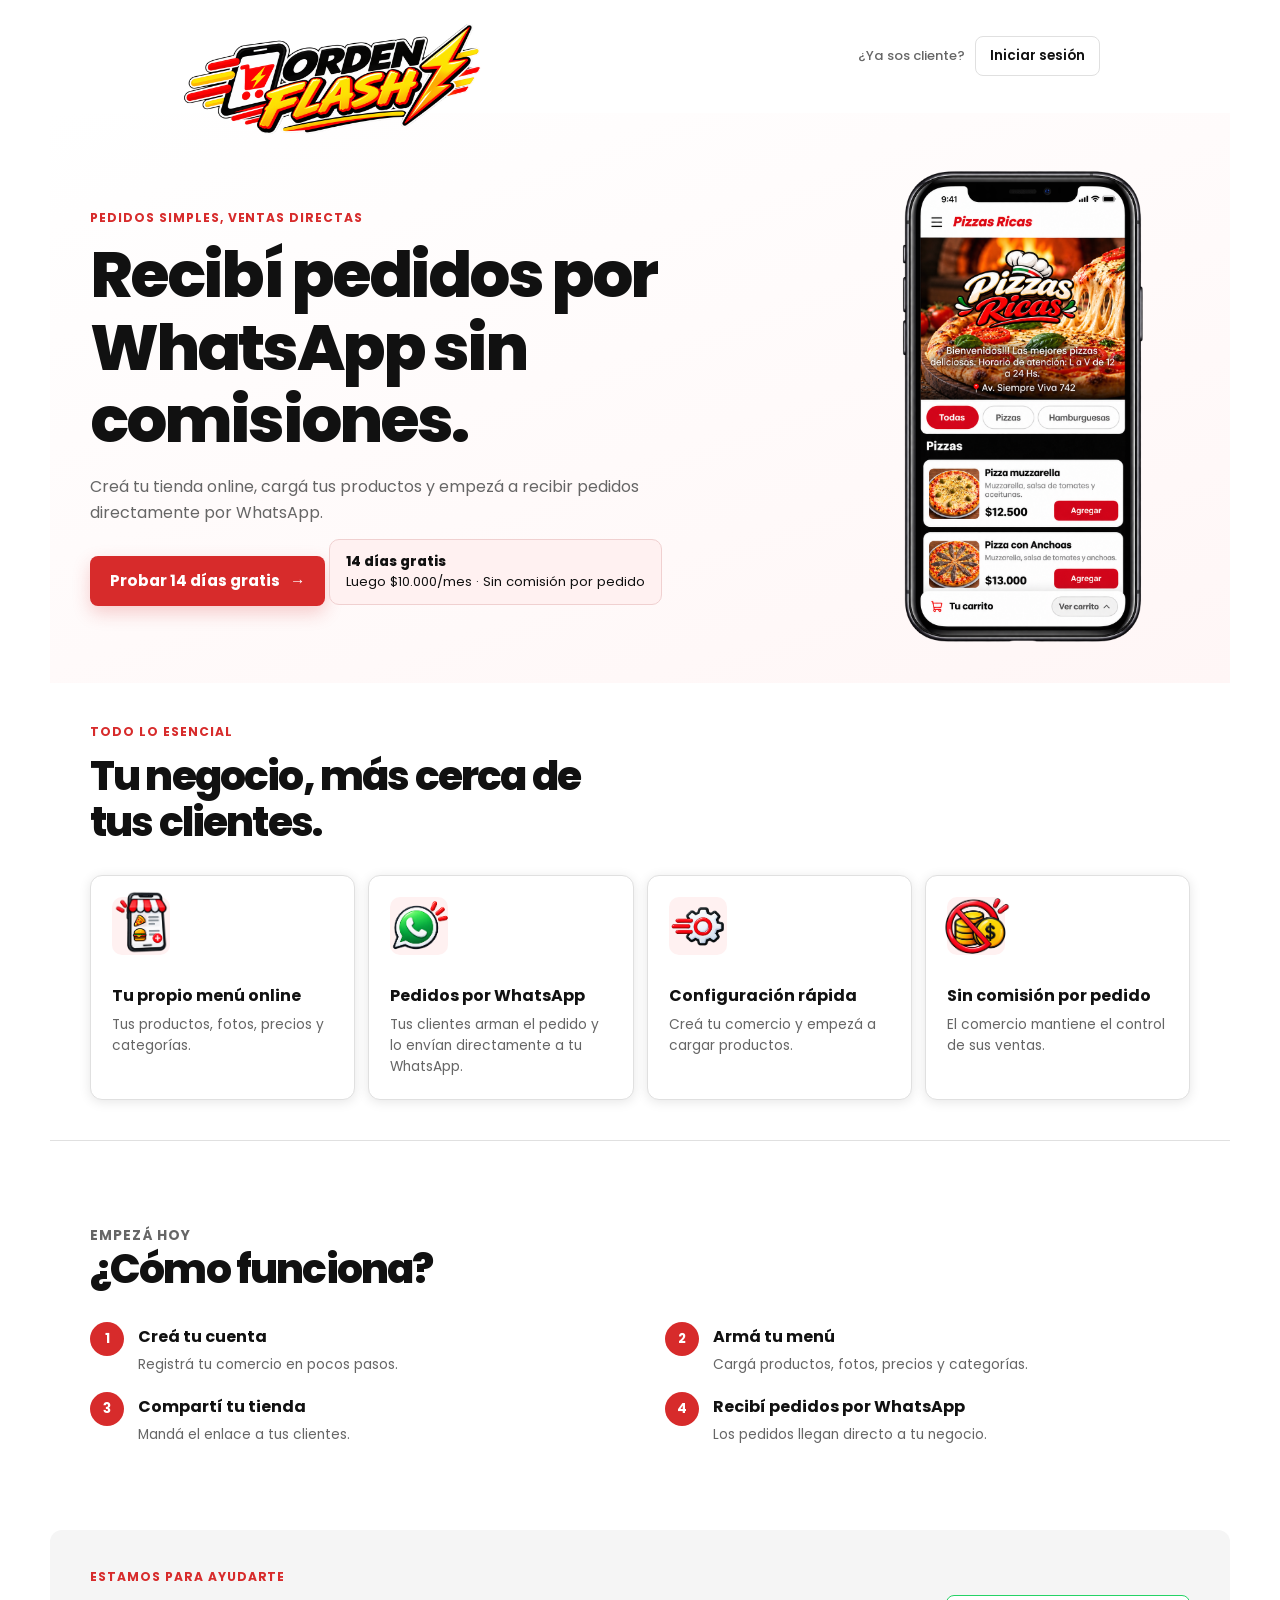
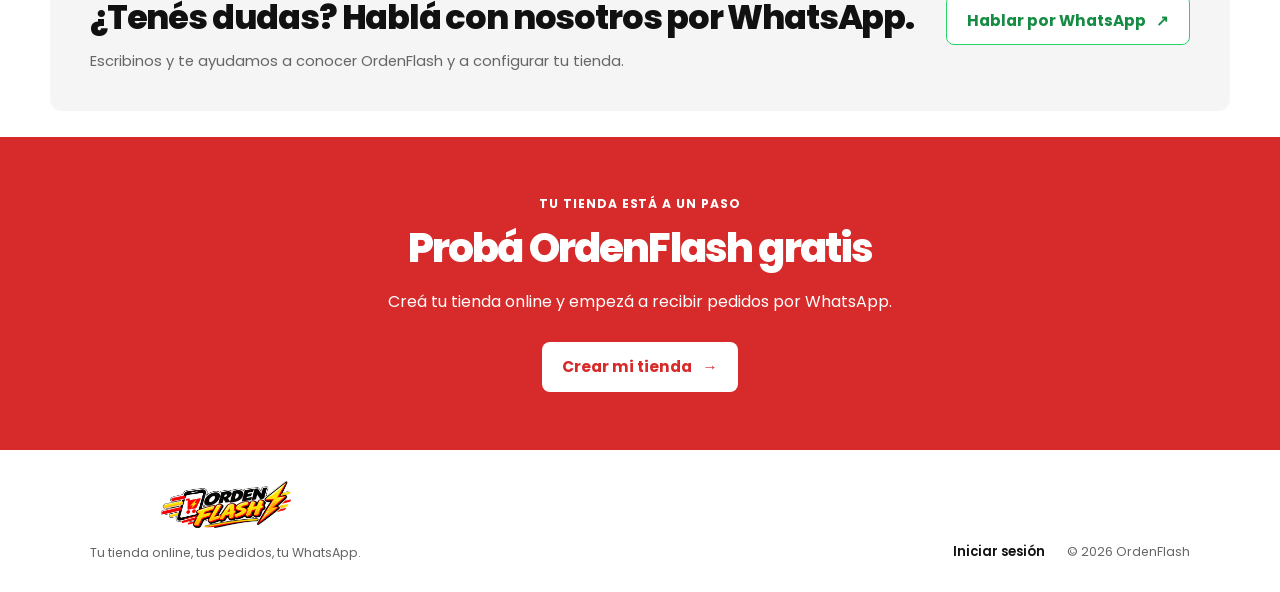
<file: frontend/pages/landing/index.html>
<!DOCTYPE html>
<html lang="es">
<head>
    <meta charset="UTF-8">
    <meta name="viewport" content="width=device-width, initial-scale=1.0">
    <meta name="theme-color" content="#d72b2b">
    <meta name="description" content="OrdenFlash te ayuda a recibir pedidos por WhatsApp desde tu propia tienda online.">
    <title>OrdenFlash | Tu tienda online por WhatsApp</title>

    <link rel="preconnect" href="https://fonts.googleapis.com">
    <link rel="preconnect" href="https://fonts.gstatic.com" crossorigin>
    <link href="https://fonts.googleapis.com/css2?family=Poppins:wght@400;500;600;700;800&display=swap" rel="stylesheet">
    <link rel="stylesheet" href="./landing.css?v=1">
</head>
<body class="landing-page">
    <header class="landing-header">
        <a class="landing-brand" href="#inicio" aria-label="OrdenFlash, inicio">
            <img class="landing-logo" src="assets/ordenflash-logo.png" alt="OrdenFlash">
        </a>
        <div class="landing-client-login">
            <span>¿Ya sos cliente?</span>
            <a class="landing-login" href="../login/login.html">Iniciar sesión</a>
        </div>
    </header>

    <main>
        <section class="landing-hero" id="inicio">
            <div class="landing-hero__content">
                <p class="landing-eyebrow">Pedidos simples, ventas directas</p>
                <h1>Recibí pedidos por WhatsApp sin comisiones.</h1>
                <p class="landing-lead">Creá tu tienda online, cargá tus productos y empezá a recibir pedidos directamente por WhatsApp.</p>
                <a class="landing-button landing-button--primary" href="../register/register.html">
                    Probar 14 días gratis <span aria-hidden="true">→</span>
                </a>
                <p class="landing-pricing-note">
                    <strong>14 días gratis</strong><br>
                    Luego $10.000/mes · Sin comisión por pedido
                </p>
            </div>

            <div class="landing-hero__visual" aria-label="Vista de una tienda online de ejemplo">
                <div class="landing-phone">
                    <img src="./assets/MuestraOrdeFlash.png" alt="Vista de ejemplo de una tienda online de Pizzas Ricas">
                </div>
            </div>
        </section>

        <section class="landing-section landing-benefits" aria-labelledby="beneficios-title">
            <div class="landing-section__heading">
                <p class="landing-eyebrow">Todo lo esencial</p>
                <h2 id="beneficios-title">Tu negocio, más cerca de tus clientes.</h2>
            </div>

            <div class="landing-benefits__grid">
                <article class="landing-benefit-card">
                    <span class="landing-benefit-card__icon">
                        <img src="./assets/ordenflash-icon-menu.png" alt="">
                    </span>
                    <h3>Tu propio menú online</h3>
                    <p>Tus productos, fotos, precios y categorías.</p>
                </article>
                <article class="landing-benefit-card">
                    <span class="landing-benefit-card__icon">
                        <img src="./assets/ordenflash-icon-whatsapp.png" alt="">
                    </span>
                    <h3>Pedidos por WhatsApp</h3>
                    <p>Tus clientes arman el pedido y lo envían directamente a tu WhatsApp.</p>
                </article>
                <article class="landing-benefit-card">
                    <span class="landing-benefit-card__icon">
                        <img src="./assets/ordenflash-icon-configuracion.png" alt="">
                    </span>
                    <h3>Configuración rápida</h3>
                    <p>Creá tu comercio y empezá a cargar productos.</p>
                </article>
                <article class="landing-benefit-card">
                    <span class="landing-benefit-card__icon">
                        <img src="./assets/ordenflash-icon-sin-comision.png" alt="">
                    </span>
                    <h3>Sin comisión por pedido</h3>
                    <p>El comercio mantiene el control de sus ventas.</p>
                </article>
            </div>
        </section>

        <section class="landing-section landing-steps" aria-labelledby="pasos-title">
            <div class="landing-section__heading">
                <p class="landing-eyebrow">Empezá hoy</p>
                <h2 id="pasos-title">¿Cómo funciona?</h2>
            </div>

            <ol class="landing-steps__list">
                <li><span>1</span><div><h3>Creá tu cuenta</h3><p>Registrá tu comercio en pocos pasos.</p></div></li>
                <li><span>2</span><div><h3>Armá tu menú</h3><p>Cargá productos, fotos, precios y categorías.</p></div></li>
                <li><span>3</span><div><h3>Compartí tu tienda</h3><p>Mandá el enlace a tus clientes.</p></div></li>
                <li><span>4</span><div><h3>Recibí pedidos por WhatsApp</h3><p>Los pedidos llegan directo a tu negocio.</p></div></li>
            </ol>
        </section>

        <section class="landing-contact" aria-labelledby="contacto-title">
            <div>
                <p class="landing-eyebrow">Estamos para ayudarte</p>
                <h2 id="contacto-title">¿Tenés dudas? Hablá con nosotros por WhatsApp.</h2>
                <p>Escribinos y te ayudamos a conocer OrdenFlash y a configurar tu tienda.</p>
            </div>
            <a class="landing-button landing-button--whatsapp" data-whatsapp-contact href="#" target="_blank" rel="noopener noreferrer">Hablar por WhatsApp <span aria-hidden="true">↗</span></a>
        </section>

        <section class="landing-final-cta" aria-labelledby="cta-title">
            <p class="landing-eyebrow">Tu tienda está a un paso</p>
            <h2 id="cta-title">Probá OrdenFlash gratis</h2>
            <p>Creá tu tienda online y empezá a recibir pedidos por WhatsApp.</p>
            <a class="landing-button landing-button--light" href="../register/register.html">Crear mi tienda <span aria-hidden="true">→</span></a>
        </section>
    </main>

    <footer class="landing-footer">
        <div>
            <a class="landing-brand" href="#inicio">
                <img class="landing-logo" src="assets/ordenflash-logo.png" alt="OrdenFlash">
            </a>
            <p>Tu tienda online, tus pedidos, tu WhatsApp.</p>
        </div>
        <div class="landing-footer__links">
            <a href="../login/login.html">Iniciar sesión</a>
            <small>© 2026 OrdenFlash</small>
        </div>
    </footer>
    <script type="module" src="landing.js?v=1.1"></script>
</body>
</html>
</file>
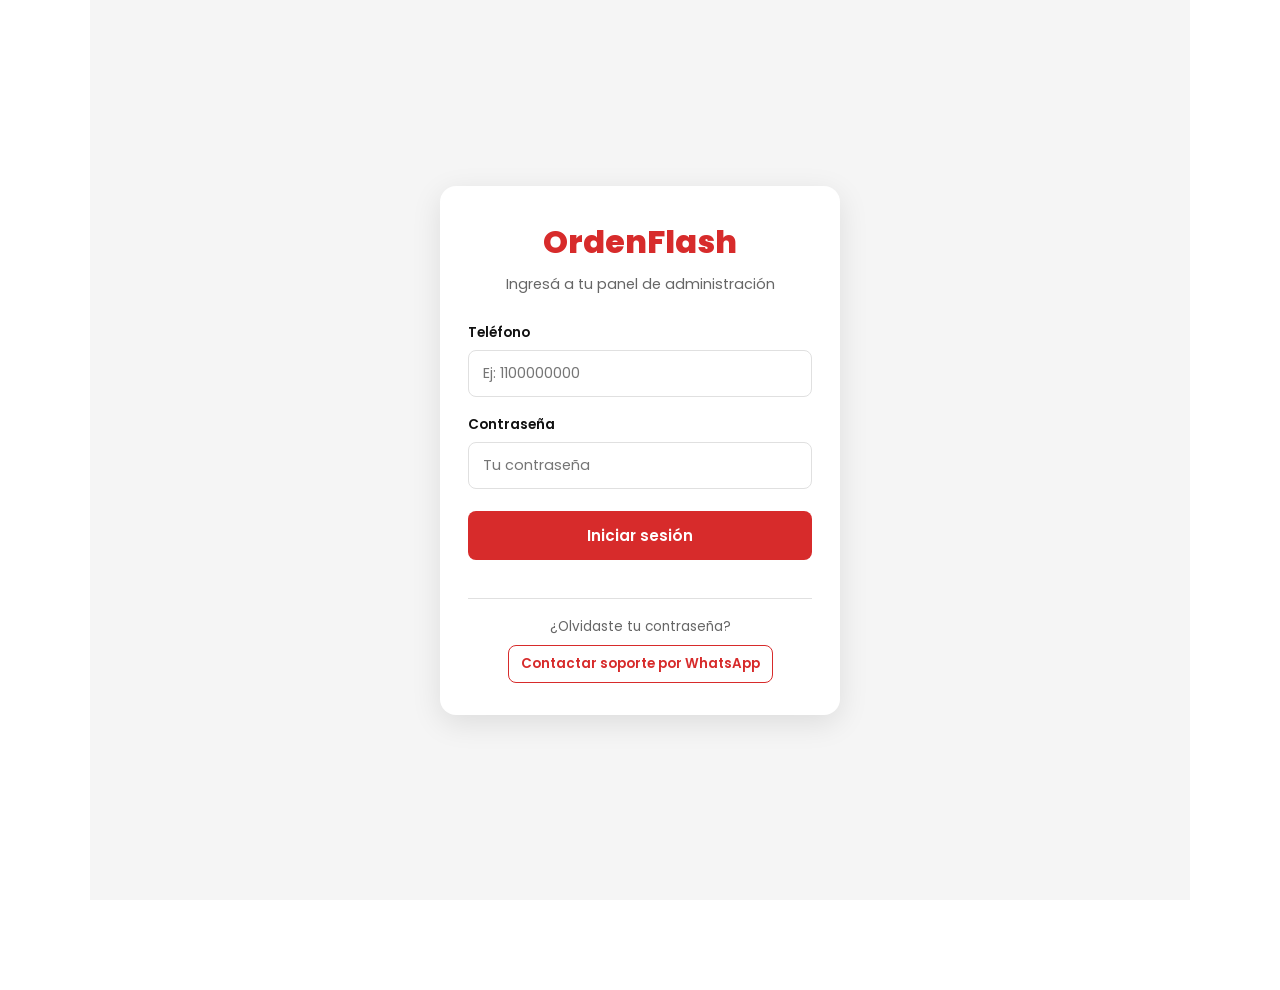
<file: frontend/pages/admin/account.html>
<!DOCTYPE html>
<html lang="es">
<head>
    <meta charset="UTF-8">
    <meta name="viewport" content="width=device-width, initial-scale=1.0">
    <title>OrdenFlash - Mi cuenta</title>
    <link rel="stylesheet" href="../../style.css?v=28">
</head>
<body>
    <header class="admin-header">
        <h1>OrdenFlash</h1>
        <span>Mi cuenta</span>
    </header>

    <main class="admin-container">
        <aside class="admin-sidebar">
            <button type="button" class="admin-nav-button" onclick="window.location.href='admin.html'">Mi negocio</button>
            <button type="button" class="admin-nav-button" onclick="window.location.href='products.html'">Productos</button>
            <button type="button" class="admin-nav-button" onclick="window.location.href='orders.html'">Pedidos</button>
            <button type="button" class="admin-nav-button admin-nav-button--active" aria-current="page">Contraseña</button>
            <button type="button" id="btn-logout">Cerrar sesión</button>
        </aside>

        <section class="admin-content">
            <section class="account-panel" aria-labelledby="account-title">
                <div class="account-panel__heading">
                    <h2 id="account-title">Cambiar contraseña</h2>
                    <p>Usá una contraseña nueva de al menos 8 caracteres.</p>
                </div>

                <form id="change-password-form" novalidate>
                    <label>
                        Contraseña actual
                        <input type="password" id="current-password" autocomplete="current-password" maxlength="72" required>
                    </label>
                    <label>
                        Nueva contraseña
                        <input type="password" id="new-password" autocomplete="new-password" minlength="8" maxlength="72" required>
                    </label>
                    <label>
                        Confirmar nueva contraseña
                        <input type="password" id="confirm-new-password" autocomplete="new-password" minlength="8" maxlength="72" required>
                    </label>

                    <p id="change-password-message" class="account-panel__message" role="alert" hidden></p>
                    <button type="submit" id="change-password-submit">Actualizar contraseña</button>
                </form>
            </section>
        </section>
    </main>

    <script type="module" src="../../js/admin/account.js?v=1.0"></script>
</body>
</html>
</file>
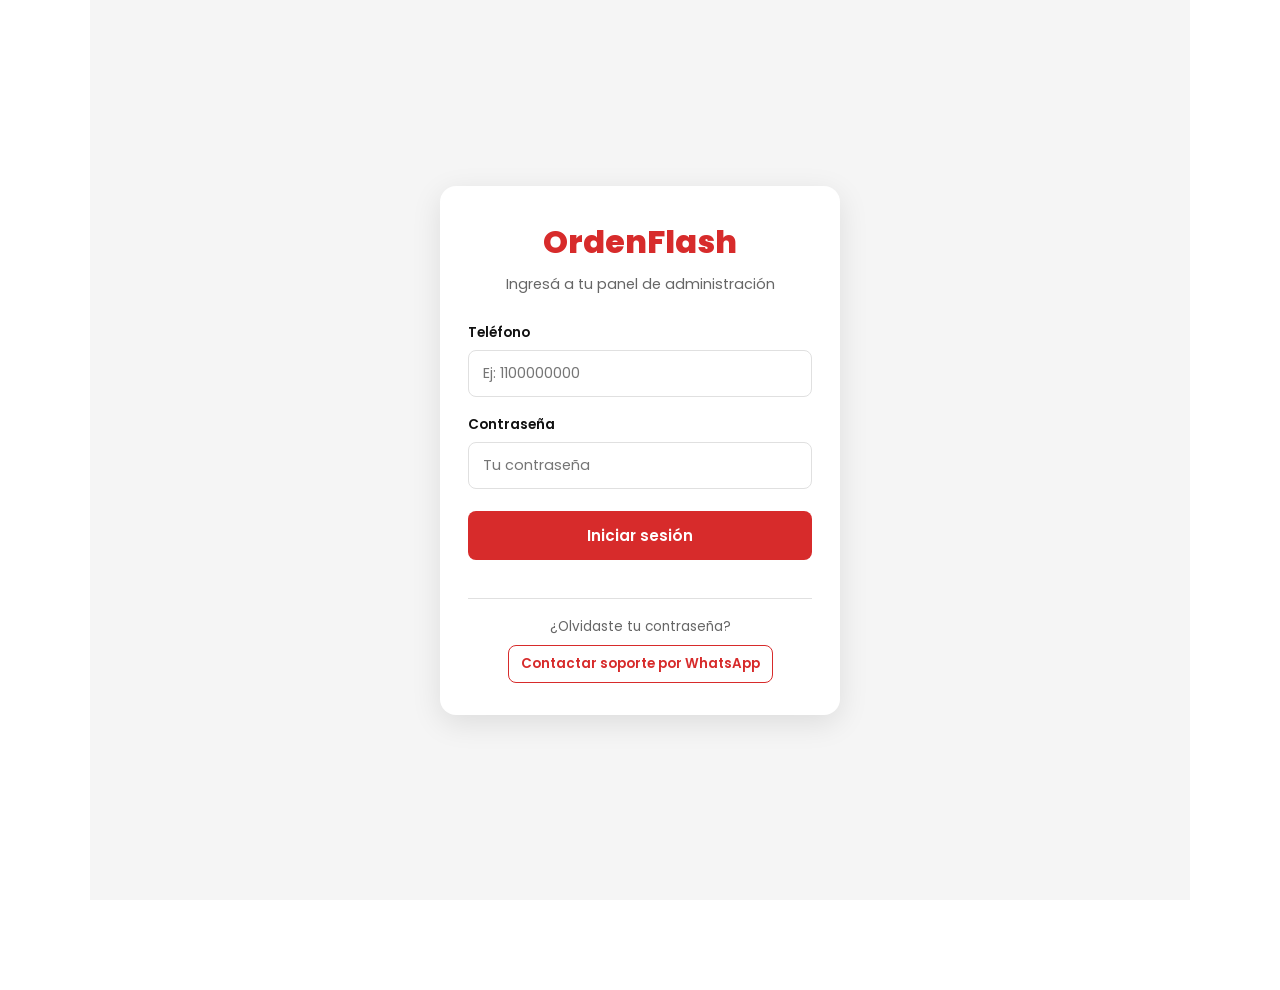
<file: frontend/pages/admin/force-change-password.html>
<!DOCTYPE html>
<html lang="es">
<head>
    <meta charset="UTF-8">
    <meta name="viewport" content="width=device-width, initial-scale=1.0">
    <title>OrdenFlash - Actualizá tu contraseña</title>
    <link rel="stylesheet" href="../../style.css?v=29">
</head>
<body>
    <header class="admin-header">
        <h1>OrdenFlash</h1>
        <span>Seguridad de la cuenta</span>
    </header>

    <main class="admin-container forced-password-page">
        <section class="admin-content">
            <section class="account-panel" aria-labelledby="force-password-title">
                <div class="account-panel__heading">
                    <h2 id="force-password-title">Actualizá tu contraseña</h2>
                    <p>Tu contraseña es temporal. Para continuar, elegí una nueva de entre 8 y 72 caracteres.</p>
                </div>

                <form id="change-password-form" novalidate>
                    <label>
                        Contraseña temporal
                        <input type="password" id="current-password" autocomplete="current-password" maxlength="72" required>
                    </label>
                    <label>
                        Nueva contraseña
                        <input type="password" id="new-password" autocomplete="new-password" minlength="8" maxlength="72" required>
                    </label>
                    <label>
                        Confirmar nueva contraseña
                        <input type="password" id="confirm-new-password" autocomplete="new-password" minlength="8" maxlength="72" required>
                    </label>

                    <p id="change-password-message" class="account-panel__message" role="alert" hidden></p>
                    <button type="submit" id="change-password-submit">Actualizar contraseña</button>
                </form>
            </section>
        </section>
    </main>

    <script type="module" src="../../js/admin/force-change-password.js?v=1.0"></script>
</body>
</html>
</file>
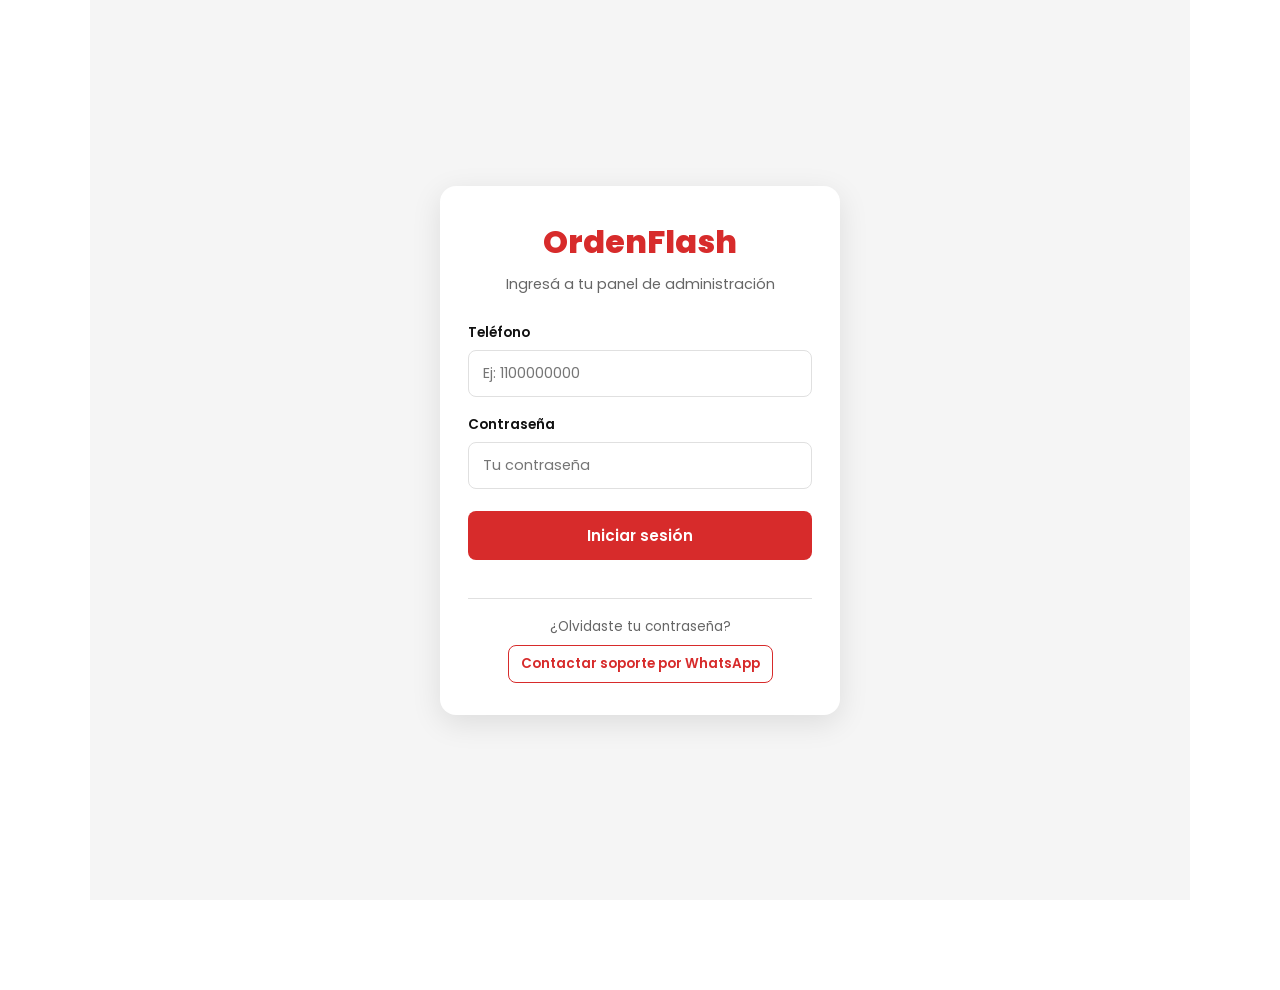
<file: frontend/pages/admin/orders.html>
<!DOCTYPE html>
<html lang="es">
<head>
    <meta charset="UTF-8">
    <meta name="viewport" content="width=device-width, initial-scale=1.0">

    <title>OrdenFlash - Pedidos</title>

    <link rel="stylesheet" href="../../style.css?v=14">
</head>

<body>

    <header class="admin-header">
        <h1>OrdenFlash</h1>
        <span>Mis pedidos</span>
    </header>

    <main class="admin-container">

        <aside class="admin-sidebar">
            <button
                type="button"
                class="admin-nav-button"
                onclick="window.location.href='admin.html'"
            >
                Mi negocio
            </button>

            <button
                type="button"
                class="admin-nav-button"
                onclick="window.location.href='products.html'"
            >
                Productos
            </button>

            <button
                type="button"
                class="admin-nav-button admin-nav-button--active"
                aria-current="page"
            >
                Pedidos
            </button>

            <button
                type="button"
                class="admin-nav-button"
                onclick="window.location.href='account.html'"
            >
                Contraseña
            </button>

            <button type="button" id="btn-logout">
                Cerrar sesión
            </button>
        </aside>

        <section class="admin-content">
            <section class="orders-header">
                <h2>Mis pedidos</h2>
                <p>Consultá los pedidos recibidos en tu tienda.</p>
            </section>

            <p id="orders-status-message" class="orders-status-message" role="alert" hidden></p>

            <div id="orders-container" class="orders-list" aria-live="polite"></div>
        </section>
    </main>

    <script type="module" src="../../js/admin/orders.js?v=1.0"></script>
</body>
</html>
</file>
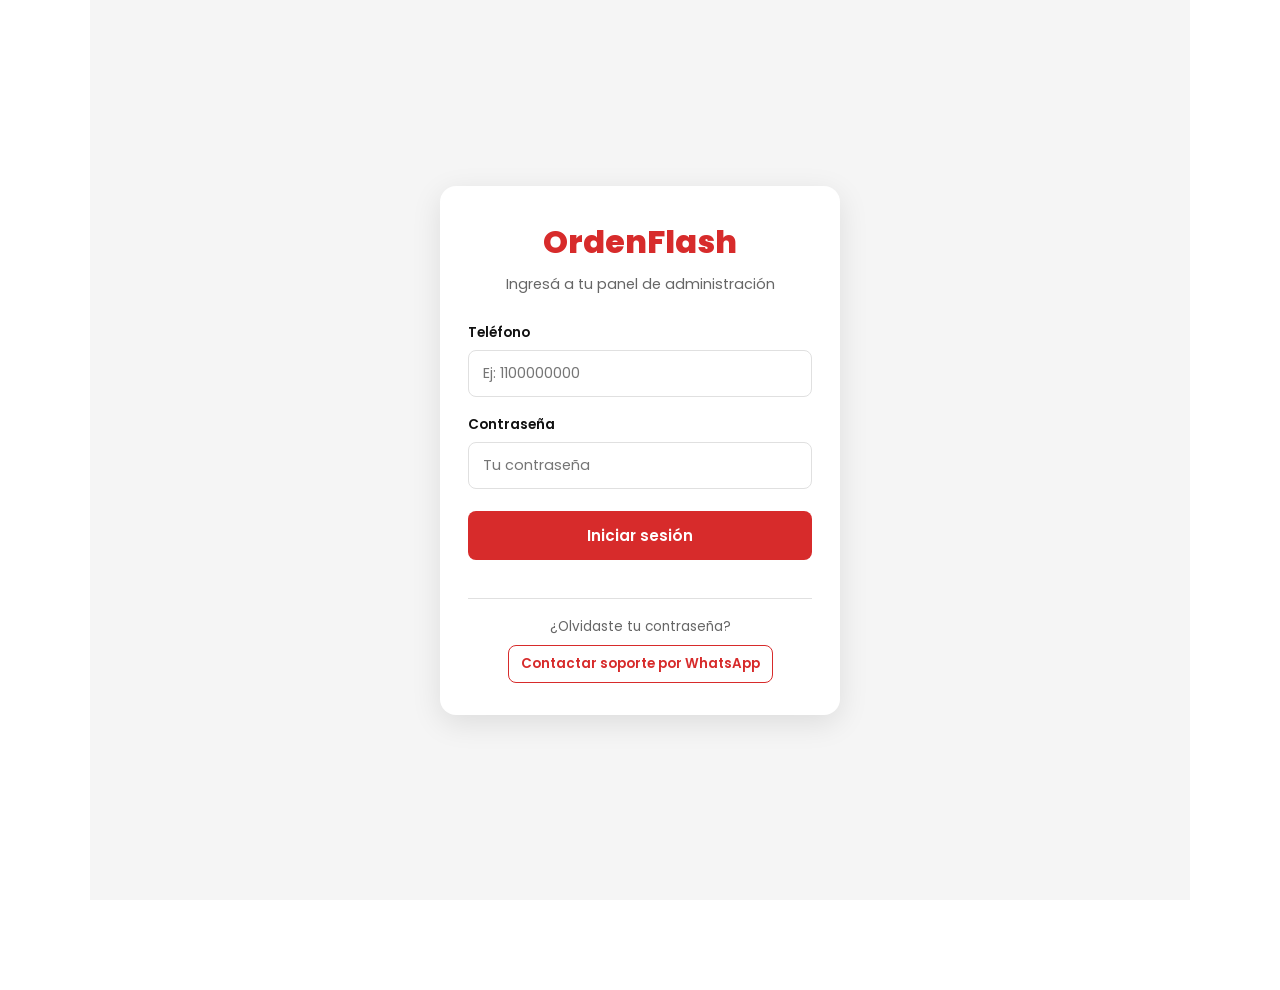
<file: frontend/pages/admin/products.html>
<!DOCTYPE html>
<html lang="es">
<head>
    <meta charset="UTF-8">
    <meta name="viewport" content="width=device-width, initial-scale=1.0">

    <title>OrdenFlash - Mis productos</title>

    <link rel="preconnect" href="https://fonts.googleapis.com">
    <link rel="preconnect" href="https://fonts.gstatic.com" crossorigin>
    <link href="https://fonts.googleapis.com/css2?family=Poppins:wght@400;500;600;700;800&display=swap" rel="stylesheet">

    <link rel="stylesheet" href="../../style.css?v=18">

    <style>
        .product-image-lightbox-trigger { flex: 0 0 auto; padding: 0; border: 0; border-radius: 10px; background: #f0f0f0; color: inherit; cursor: pointer; }
        .product-image-lightbox-trigger .product-img { display: block; }
        .product-image-lightbox-trigger:focus-visible, .product-image-lightbox-close:focus-visible { outline: 3px solid var(--business-primary, #f15a24); outline-offset: 3px; }
        .product-quick-edit-input { box-sizing: border-box; max-width: 100%; min-height: 32px; padding: 4px 7px; border: 1px solid #d7d7d7; border-radius: 7px; background: var(--white); font-family: var(--font); line-height: 1.4; }
        .product-quick-edit-name, .product-quick-edit-description { grid-column: 1 / -1; }
        .product-quick-edit-name { width: min(100%, 26ch); color: var(--black); font-size: 0.98rem; font-weight: 700; }
        .product-quick-edit-description { width: min(100%, 38ch); height: 38px; min-height: 38px; max-height: 76px; overflow-y: auto; resize: vertical; color: var(--gray-text); font-size: 0.78rem; }
        .product-quick-stock-editor { display: inline-flex; grid-column: 1 / -1; align-items: center; gap: 5px; width: fit-content; color: var(--gray-text); font-size: 0.78rem; }
        .product-quick-stock-editor label { font: inherit; font-weight: 600; }
        .product-quick-edit-stock { width: 7ch; color: var(--gray-text); font-size: inherit; }
        .product-quick-category-editor { position: relative; grid-column: 1; width: min(100%, 18ch); min-width: 0; overflow: visible; }
        .product-quick-edit-category { width: 100%; padding-right: 27px; color: var(--gray-text); font-size: 0.78rem; }
        .product-quick-category-toggle { position: absolute; top: 1px; right: 1px; width: 28px; min-height: 30px; padding: 0; border: 0; border-radius: 0 6px 6px 0; background: transparent; color: var(--gray-text); font-size: 1rem; line-height: 1; }
        .product-quick-category-toggle:focus-visible { outline: 2px solid var(--business-primary, #f15a24); outline-offset: -2px; }
        .product-quick-category-suggestions { position: absolute; z-index: 20; top: calc(100% + 4px); left: 0; width: min(240px, 72vw); max-height: 150px; overflow-y: auto; padding: 4px; border: 1px solid var(--gray-mid); border-radius: 8px; background: var(--white); box-shadow: var(--shadow); }
        .product-quick-category-suggestion { display: block; width: 100%; min-height: 32px; padding: 5px 7px; border: 0; border-radius: 5px; background: transparent; color: var(--black); font: inherit; font-size: 0.78rem; text-align: left; }
        .product-quick-category-suggestion:hover, .product-quick-category-suggestion:focus-visible { background: var(--gray-light); outline: none; }
        .product-quick-category-create { margin-top: 4px; border-top: 1px solid var(--gray-mid); border-radius: 0 0 5px 5px; color: var(--red); font-weight: 700; }
        .product-quick-new-category-input { width: 100%; color: var(--gray-text); font-size: 0.78rem; }
        .product-quick-new-category-actions { display: flex; gap: 5px; margin-top: 5px; }
        .product-quick-new-category-actions button { min-height: 30px; padding: 4px 7px; border: 1px solid var(--gray-mid); border-radius: 6px; background: var(--white); color: var(--black); font: inherit; font-size: 0.72rem; font-weight: 600; }
        .product-quick-new-category-actions button:first-child { border-color: var(--red); background: var(--red); color: var(--white); }
        .product-quick-new-category-error { margin: 4px 0 0; color: var(--red); font-size: 0.72rem; line-height: 1.3; }
        .product-quick-edit-price { grid-column: 2; justify-self: end; width: 9ch; min-width: 0; color: var(--red); font-size: 1rem; font-weight: 700; text-align: right; }
        .product-quick-image-editor { display: flex; grid-column: 1 / -1; align-items: center; gap: 6px; min-width: 0; }
        .product-quick-image-button { min-height: 32px; padding: 4px 7px; border: 1px solid var(--gray-mid); border-radius: 6px; background: var(--white); color: var(--black); cursor: pointer; font: inherit; font-size: 0.72rem; font-weight: 600; white-space: nowrap; }
        .product-quick-image-button:focus-visible { outline: 2px solid var(--business-primary, #f15a24); outline-offset: 2px; }
        .product-quick-image-name { overflow: hidden; color: var(--gray-text); font-size: 0.72rem; text-overflow: ellipsis; white-space: nowrap; }
        #products-container > .product-card { row-gap: 6px; }
        #products-container > .product-card > button { min-height: 36px; padding: 6px 9px; font-size: 0.76rem; }
        .product-image-lightbox[hidden] { display: none; }
        .product-image-lightbox { position: fixed; z-index: 1300; inset: 0; display: grid; place-items: center; padding: 20px; background: rgb(0 0 0 / .72); }
        .product-image-lightbox-content { position: relative; display: grid; place-items: center; max-width: min(960px, 100%); max-height: 100%; }
        .product-image-lightbox-image { display: block; max-width: 100%; max-height: calc(100vh - 80px); border-radius: 12px; background: #fff; object-fit: contain; }
        .product-image-lightbox-close { position: absolute; top: 10px; right: 10px; width: 40px; height: 40px; border: 0; border-radius: 50%; background: #fff; color: #222; font-size: 1.6rem; cursor: pointer; }
        .product-image-lightbox-fallback { display: grid; place-items: center; width: min(480px, 80vw); height: min(360px, 60vh); border-radius: 12px; background: #fff; color: #555; }
        .product-image-lightbox-title { position: absolute; width: 1px; height: 1px; padding: 0; margin: -1px; overflow: hidden; clip: rect(0, 0, 0, 0); white-space: nowrap; border: 0; }
        .products-header-actions { display: grid; gap: 8px; }
        #btn-import-products { min-height: 40px; padding: 9px 14px; border: 1px solid var(--gray-mid); border-radius: 10px; background: var(--white); color: var(--black); font: 700 .84rem var(--font); cursor: pointer; }
        #product-import-screen { display: grid; gap: 16px; max-width: 1000px; margin: 0 auto; padding: 18px; border: 1px solid var(--gray-mid); border-radius: 16px; background: var(--white); box-shadow: var(--shadow); }
        .product-import-header h2, .product-import-header p, .product-import-field p { margin: 0; }
        .product-import-header p, .product-import-field p { margin-top: 5px; color: var(--gray-text); font-size: .84rem; line-height: 1.45; }
        .product-import-fields { display: grid; gap: 12px; }
        .product-import-field { display: grid; gap: 6px; padding: 12px; border: 1px solid var(--gray-mid); border-radius: 10px; }
        .product-import-field label { font-weight: 700; }
        .product-import-field input { max-width: 100%; }
        .product-import-actions { display: flex; flex-wrap: wrap; gap: 8px; }
        .product-import-actions button { min-height: 40px; padding: 8px 14px; border: 1px solid var(--gray-mid); border-radius: 8px; background: var(--white); color: var(--black); font: 700 .82rem var(--font); cursor: pointer; }
        .product-import-actions .product-import-primary { border-color: var(--red); background: var(--red); color: var(--white); }
        .product-import-actions button:disabled { opacity: .6; cursor: wait; }
        .product-import-message { margin: 0; color: var(--red); font-size: .85rem; line-height: 1.4; }
        .product-import-warning { margin: 0; padding: 10px 12px; border-radius: 8px; background: #fff6e8; color: #704300; font-size: .84rem; line-height: 1.45; }
        .product-import-summary { margin: 0; color: var(--gray-text); font-size: .85rem; }
        .product-import-table-wrap { overflow-x: auto; border: 1px solid var(--gray-mid); border-radius: 10px; }
        .product-import-table { width: 100%; min-width: 820px; border-collapse: collapse; font-size: .78rem; }
        .product-import-table th, .product-import-table td { padding: 9px; border-bottom: 1px solid var(--gray-mid); text-align: left; vertical-align: top; }
        .product-import-table th { background: var(--gray-light); white-space: nowrap; }
        .product-import-table tr:last-child td { border-bottom: 0; }
        .product-import-thumbnail, .product-import-thumbnail-fallback { display: grid; place-items: center; width: 48px; height: 48px; border-radius: 7px; background: var(--gray-light); object-fit: cover; }
        .product-import-row-error { background: #fff6f6; }
        .product-import-status-pending { color: var(--gray-text); }
        .product-import-status-processing { color: #8a5800; font-weight: 700; }
        .product-import-status-imported, .product-import-status-ok { color: #167343; font-weight: 700; }
        .product-import-status-error { color: var(--red); line-height: 1.35; }
        @media (max-width: 700px) { .product-image-lightbox { padding: 12px; } }
        @media (min-width: 701px) { .products-header-actions { grid-template-columns: auto auto; align-items: center; } }
    </style>
</head>

<body>

    <header class="admin-header">
        <h1>OrdenFlash</h1>
        <span>Mis productos</span>
    </header>

    <main class="admin-container">

        <aside class="admin-sidebar">

            <button
                type="button"
                id="btn-business"
                class="admin-nav-button"
                onclick="window.location.href='admin.html'"
            >
                Mi negocio
            </button>

            <button
                type="button"
                class="admin-nav-button admin-nav-button--active"
                aria-current="page"
            >
                Productos
            </button>

            <button
                type="button"
                class="admin-nav-button"
                onclick="window.location.href='orders.html'"
            >
                Pedidos
            </button>

            <button
                type="button"
                class="admin-nav-button"
                onclick="window.location.href='account.html'"
            >
                Contraseña
            </button>

            <button type="button" id="btn-logout">
                Cerrar sesión
            </button>

        </aside>

        <section class="admin-content">

            <!-- PANTALLA PRINCIPAL -->

            <div id="products-screen">

                <div class="products-header">

                    <div>
                        <h2>Mis productos</h2>

                        <p>
                            Agregá y administrá lo que vendés.
                        </p>
                    </div>

                    <div class="products-header-actions">
                        <button type="button" id="btn-import-products">
                            Importar CSV
                        </button>

                        <button type="button" id="btn-add-product">
                            ＋ Agregar producto
                        </button>
                    </div>

                </div>

                <div
                    id="products-category-filters"
                    class="products-category-filters"
                    aria-label="Filtrar productos por categoría"
                ></div>

                <p id="product-status-message"></p>

                <div id="products-container">
                    

                    <div class="empty-products">

                        <div class="empty-products-icon">
                            🛒
                        </div>

                        <h3>Todavía no tenés productos</h3>

                        <p>
                            Agregá tu primer producto para empezar
                            a armar tu menú.
                        </p>                        

                    </div>

                </div>

            </div>

            <section id="product-import-screen" aria-labelledby="product-import-title" style="display: none;">
                <header class="product-import-header">
                    <h2 id="product-import-title">Vista previa de importación</h2>
                    <p>Revisá el CSV y sus imágenes antes de confirmar la importación.</p>
                </header>

                <p class="product-import-warning">
                    Al importar, cada producto se creará inactivo, con precio pendiente y stock cero. Los valores de precio y stock del CSV se validan en la vista previa, pero no se aplican.
                </p>

                <div class="product-import-fields">
                    <div class="product-import-field">
                        <label for="product-import-csv">Archivo CSV UTF-8</label>
                        <input id="product-import-csv" type="file" accept=".csv,text/csv">
                        <p>Columnas requeridas: nombre, descripcion, precio, stock, categoria e imagen.</p>
                    </div>

                    <div class="product-import-field">
                        <label for="product-import-images">Imágenes de productos</label>
                        <input id="product-import-images" type="file" accept="image/jpeg,image/png,image/webp" multiple>
                        <p>La columna imagen debe contener solo el nombre del archivo, sin rutas.</p>
                    </div>
                </div>

                <div class="product-import-actions">
                    <button type="button" id="btn-product-import-preview" class="product-import-primary">Generar vista previa</button>
                    <button type="button" id="btn-product-import-confirm" class="product-import-primary" hidden disabled>Importar productos</button>
                    <button type="button" id="btn-product-import-back">Volver a productos</button>
                </div>

                <p id="product-import-message" class="product-import-message" role="alert" hidden></p>
                <p id="product-import-summary" class="product-import-summary" aria-live="polite" hidden></p>
                <div id="product-import-preview" class="product-import-table-wrap" hidden></div>
            </section>


            <!-- FORMULARIO -->

            <div id="product-form-screen" style="display: none;">

                <p
                    class="onboarding-progress"
                    id="product-step-progress"
                >
                    Paso 1 de 4
                </p>


                <!-- PASO 1 -->

                <div id="product-step-1">

                    <h2>
                        🍕 ¿Cómo se llama tu producto?
                    </h2>

                    <p>
                        Escribí el nombre que verán tus clientes.
                    </p>

                    <input
                        type="text"
                        id="product-name"
                        placeholder="Ej: Pizza Muzarella"
                        maxlength="100"
                    >

                    <label for="product-description">
                        Descripción
                    </label>

                    <textarea
                        id="product-description"
                        placeholder="Ej: Mozzarella, salsa de tomate y aceitunas"
                        maxlength="200"
                    ></textarea>

                    <div class="product-step-actions product-step-actions--single">
                        <button
                            type="button"
                            id="btn-product-name-next"
                            class="product-step-primary"
                        >
                            Continuar
                        </button>
                    </div>

                </div>


                <!-- PASO 2 -->

                <div id="product-step-2" style="display: none;">

                    <h2>
                        💰 ¿Cuánto cuesta?
                    </h2>

                    <p>
                        Escribí el precio del producto.
                    </p>

                    <input
                        type="number"
                        id="product-price"
                        placeholder="Ej: 8500"
                        min="1"
                        step="1"
                    >

                    <label for="product-stock">
                        Stock
                    </label>

                    <input
                        type="number"
                        id="product-stock"
                        min="0"
                        step="1"
                        value="0"
                    >

                    <div class="product-step-actions">
                        <button
                            type="button"
                            id="btn-product-price-back"
                        >
                            Volver
                        </button>

                        <button
                            type="button"
                            id="btn-product-price-next"
                            class="product-step-primary"
                        >
                            Continuar
                        </button>
                    </div>

                </div>


                <!-- PASO 3 -->

                <div id="product-step-3" style="display: none;">

                    <h2>
                        📂 ¿Dónde querés poner este producto?
                    </h2>

                    <p>
                        Elegí una categoría.
                    </p>

                    <div
                        id="category-options"
                        class="category-options"
                    ></div>

                    <div
                        id="custom-category"
                        style="display: none;"
                    >

                        <h3>
                            ¿Cómo se llama la categoría?
                        </h3>

                        <input
                            type="text"
                            id="custom-category-name"
                            placeholder="Ej: Tortas"
                            maxlength="60"
                        >

                    </div>

                    <div class="product-step-actions">
                        <button
                            type="button"
                            id="btn-product-category-back"
                        >
                            Volver
                        </button>

                        <button
                            type="button"
                            id="btn-product-category-next"
                            class="product-step-primary"
                        >
                            Continuar
                        </button>
                    </div>

                </div>


                <!-- PASO 4 -->

                <div id="product-step-4" style="display: none;">

                    <h2>
                        📸 ¿Querés agregar una foto?
                    </h2>

                    <p>
                        Una foto ayuda a tus clientes a elegir.
                    </p>

                    <div class="product-photo-actions">

                        <label
                            for="product-photo-camera"
                            class="product-photo-button"
                        >
                            <img
                                class="product-photo-button-icon"
                                src="../../assets/icono-camara.png"
                                alt=""
                                aria-hidden="true"
                            >
                            Sacar una foto
                        </label>

                        <input
                            type="file"
                            id="product-photo-camera"
                            accept="image/*"
                            capture="environment"
                            hidden
                        >

                        <label
                            for="product-photo-gallery"
                            class="product-photo-button"
                        >
                            <img
                                class="product-photo-button-icon"
                                src="../../assets/icono-galeria.png"
                                alt=""
                                aria-hidden="true"
                            >
                            Elegir de mi galería
                        </label>

                        <input
                            type="file"
                            id="product-photo-gallery"
                            accept="image/*"
                            hidden
                        >

                        <button
                            type="button"
                            id="btn-default-image"
                            class="product-photo-button"
                        >
                            <img
                                class="product-photo-button-icon"
                                src="../../assets/icono-biblioteca.png"
                                alt=""
                                aria-hidden="true"
                            >
                            Biblioteca de imágenes
                        </button>

                    </div>

                    <div
                        id="default-images-container"
                        style="display: none;"
                    >

                        <h3>
                            Elegí una imagen
                        </h3>

                        <div id="default-images-gallery"></div>

                    </div>

                    <div
                        id="product-photo-preview"
                        class="product-photo-preview"
                        style="display: none;"
                    >
                        <img
                            id="product-photo-image"
                            src=""
                            alt="Vista previa del producto"
                        >
                    </div>

                    <div class="product-step-actions">
                        <button
                            type="button"
                            id="btn-product-photo-back"
                        >
                            Volver
                        </button>

                        <button
                            type="button"
                            id="btn-product-photo-next"
                            class="product-step-primary"
                        >
                            Continuar
                        </button>
                    </div>

                    <button
                        type="button"
                        id="btn-product-photo-skip"
                    >
                        Omitir por ahora
                    </button>

                </div>


                <!-- CONFIRMACIÓN -->

                <div
                    id="product-confirmation"
                    style="display: none;"
                >

                    <h2>
                        🎉 ¡Todo listo!
                    </h2>

                    <p>
                        Revisá tu producto antes de agregarlo.
                    </p>

                    <div class="product-confirmation-card">

                        <div
                            id="confirmation-image-container"
                            class="confirmation-image-container"
                        >
                            <img
                                id="confirmation-image"
                                src=""
                                alt="Foto del producto"
                            >
                        </div>

                        <h3 id="confirmation-name">
                            Producto
                        </h3>

                        <p id="confirmation-description">
                            Descripción
                        </p>

                        <p id="confirmation-price">
                            $0
                        </p>

                        <p id="confirmation-category">
                            Categoría
                        </p>

                    </div>

                    <div class="product-step-actions">
                        <button
                            type="button"
                            id="btn-product-confirm-back"
                        >
                            Volver
                        </button>

                        <button
                            type="button"
                            id="btn-product-save"
                            class="product-step-primary"
                        >
                            Agregar producto
                        </button>
                    </div>

                    <p id="product-error"></p>

                </div>

                <button
                    type="button"
                    id="btn-product-cancel"
                >
                    Cancelar
                </button>


                <!-- PRODUCTO GUARDADO -->

                <div
                    id="product-success"
                    style="display: none;"
                >

                    <h2>
                        🎉 ¡Producto agregado!
                    </h2>

                    <p>
                        Tu producto ya forma parte de tu menú.
                    </p>

                    <button
                        type="button"
                        id="btn-add-another-product"
                    >
                        ＋ Agregar otro producto
                    </button>

                    <button
                        type="button"
                        id="btn-view-products"
                    >
                        Ver mis productos
                    </button>

                </div>

            </div>

        </section>

    </main>

    <div
        id="product-image-lightbox"
        class="product-image-lightbox"
        role="dialog"
        aria-modal="true"
        aria-labelledby="product-image-lightbox-title"
        hidden
    >
        <section class="product-image-lightbox-content">
            <button
                type="button"
                id="btn-close-product-image-lightbox"
                class="product-image-lightbox-close"
                aria-label="Cerrar imagen ampliada"
            >×</button>
            <span id="product-image-lightbox-title" class="product-image-lightbox-title">Imagen ampliada del producto</span>
            <div id="product-image-lightbox-content"></div>
        </section>
    </div>

    <script
        type="module"
        src="../../js/admin/products.js?v=1.10"
    ></script>

</body>
</html>
</file>
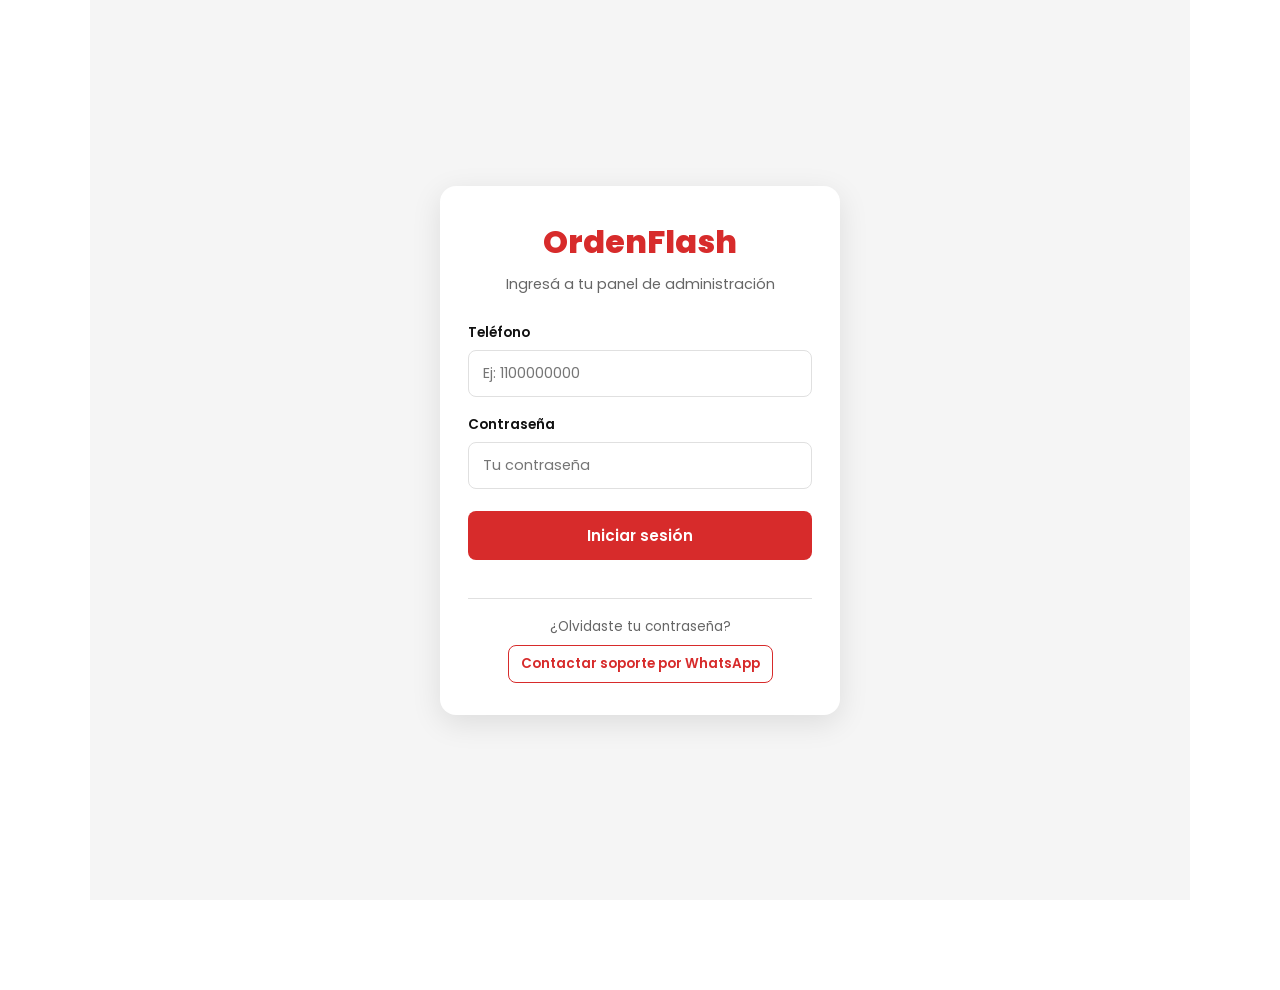
<file: frontend/pages/login/login.html>
<!DOCTYPE html>
<html lang="es">

<head>
    <meta charset="UTF-8">
    <meta name="viewport" content="width=device-width, initial-scale=1.0">

    <title>OrdenFlash - Iniciar sesión</title>

    <link rel="stylesheet" href="../../style.css?v=16">
</head>

<body>

    <main class="login-container">

        <section class="login-card">

            <h1>OrdenFlash</h1>
            <p>Ingresá a tu panel de administración</p>

            <form id="login-form">

                <label>
                    Teléfono
                    <input
                        type="text"
                        id="login-phone"
                        placeholder="Ej: 1100000000"
                        required
                    >
                </label>

                <label>
                    Contraseña
                    <input
                        type="password"
                        id="login-password"
                        placeholder="Tu contraseña"
                        required
                    >
                </label>

                <button type="submit">
                    Iniciar sesión
                </button>

                <p id="login-error"></p>

            </form>

            <div class="login-support">
                <p>¿Olvidaste tu contraseña?</p>
                <a
                    id="forgot-password-support"
                    href="#"
                    target="_blank"
                    rel="noopener noreferrer"
                >
                    Contactar soporte por WhatsApp
                </a>
            </div>

        </section>

    </main>

    <script type="module" src="../../js/auth/login.js?v=1.1"></script>

</body>

</html>
</file>
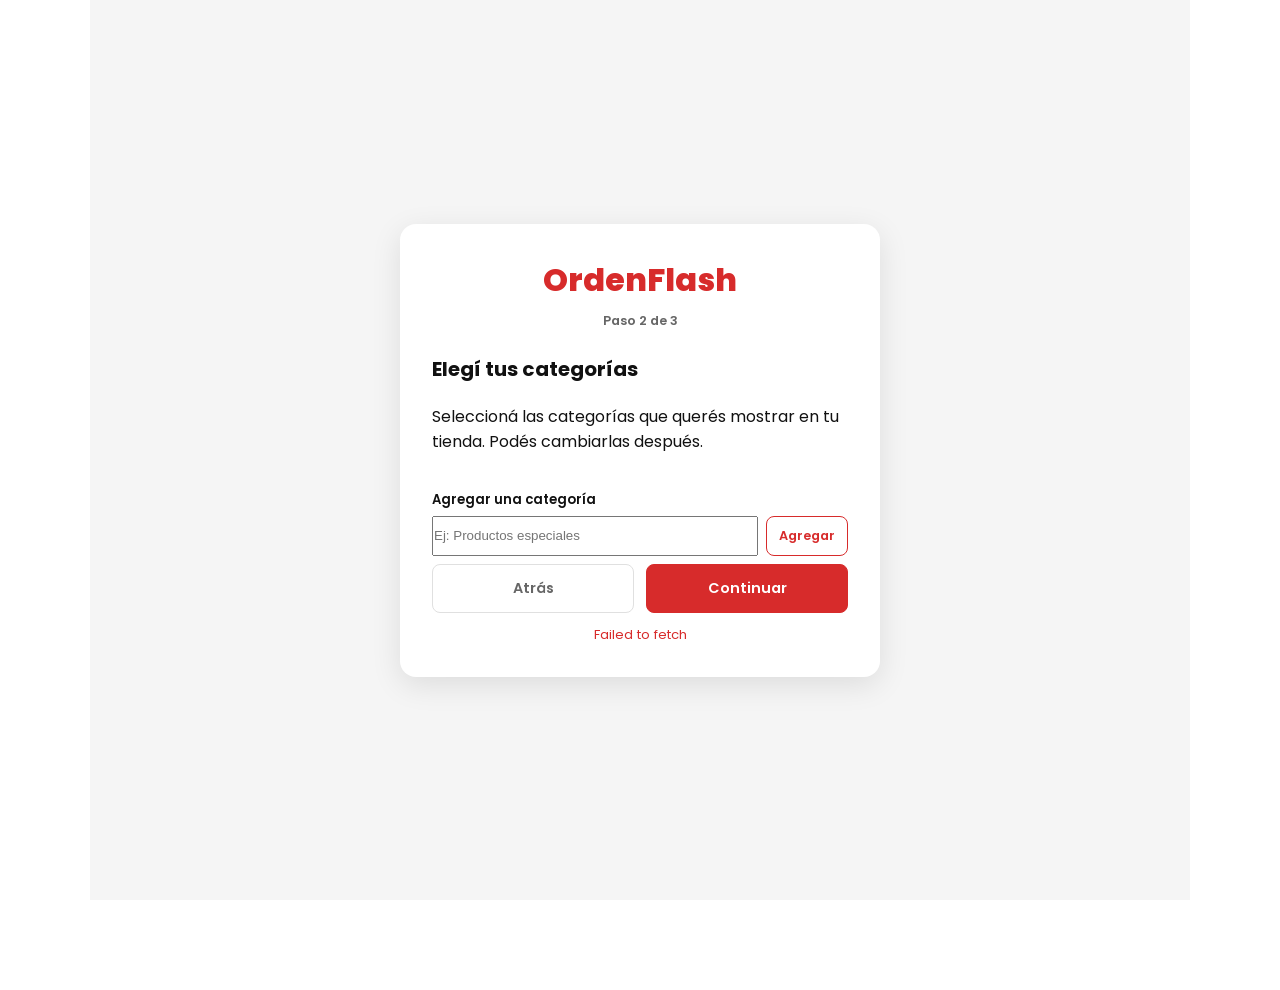
<file: frontend/pages/onboarding/onboarding-categories.html>
<!DOCTYPE html>
<html lang="es">
<head>
    <meta charset="UTF-8">
    <meta name="viewport" content="width=device-width, initial-scale=1.0">
    <title>OrdenFlash - Categorías</title>
    <link rel="preconnect" href="https://fonts.googleapis.com">
    <link rel="preconnect" href="https://fonts.gstatic.com" crossorigin>
    <link href="https://fonts.googleapis.com/css2?family=Poppins:wght@400;500;600;700;800&display=swap" rel="stylesheet">
    <link rel="stylesheet" href="../../style.css?v=18">
</head>
<body>
    <main class="onboarding-container">
        <section class="onboarding-card onboarding-categories-card">
            <h1>OrdenFlash</h1>
            <p class="onboarding-progress">Paso 2 de 3</p>
            <h2>Elegí tus categorías</h2>
            <p id="onboarding-categories-description">
                Seleccioná las categorías que querés mostrar en tu tienda. Podés cambiarlas después.
            </p>

            <div id="onboarding-category-options" class="onboarding-category-options"></div>

            <div class="onboarding-custom-category">
                <label for="onboarding-custom-category-name">Agregar una categoría</label>
                <div class="onboarding-custom-category-row">
                    <input
                        type="text"
                        id="onboarding-custom-category-name"
                        maxlength="60"
                        placeholder="Ej: Productos especiales"
                    >
                    <button type="button" id="btn-add-onboarding-category">Agregar</button>
                </div>
            </div>

            <div class="onboarding-actions">
                <button type="button" id="btn-back" class="btn-secondary">Atrás</button>
                <button type="button" id="btn-finish-categories" class="btn-primary">Continuar</button>
            </div>

            <p id="onboarding-error"></p>
        </section>
    </main>

    <script type="module" src="../../js/onboarding/onboarding-categories.js?v=1.2"></script>
</body>
</html>
</file>
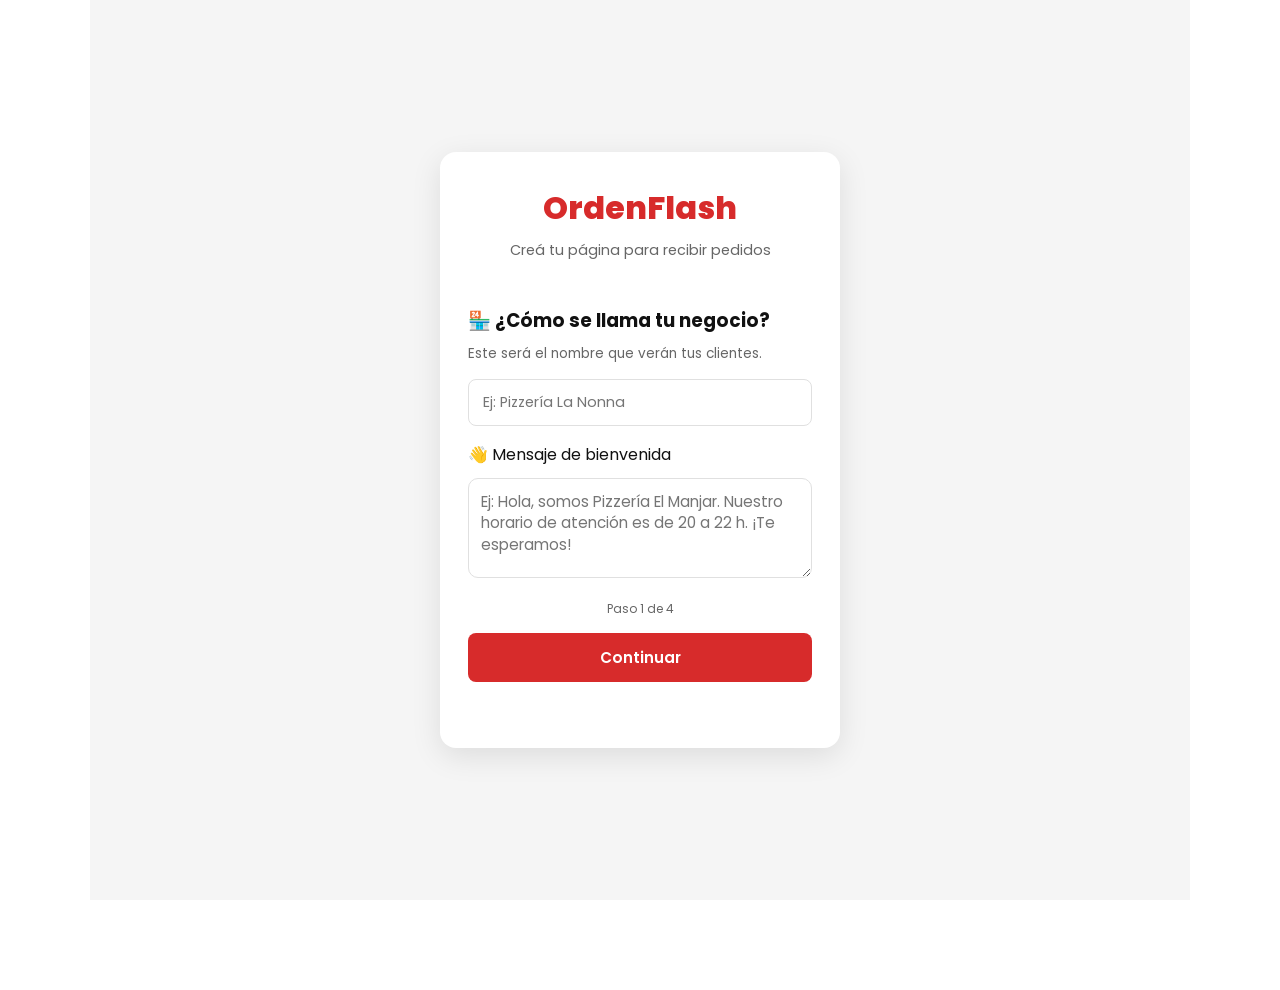
<file: frontend/pages/register/register.html>
<!DOCTYPE html>
<html lang="es">

<head>
    <meta charset="UTF-8">
    <meta name="viewport" content="width=device-width, initial-scale=1.0">

    <title>OrdenFlash - Crear cuenta</title>

    <link rel="preconnect" href="https://fonts.googleapis.com">
    <link rel="preconnect" href="https://fonts.gstatic.com" crossorigin>
    <link href="https://fonts.googleapis.com/css2?family=Poppins:wght@400;500;600;700;800&display=swap" rel="stylesheet">

    <link rel="stylesheet" href="../../style.css?v=16">
</head>

<body>

    <main class="login-container">

        <section class="login-card">

            <h1>OrdenFlash</h1>

            <p>Creá tu página para recibir pedidos</p>

            <form id="register-form" autocomplete="off">

                <div id="register-step-1">

                    <h2>🏪 ¿Cómo se llama tu negocio?</h2>

                    <p>
                        Este será el nombre que verán tus clientes.
                    </p>

                    <input
                        type="text"
                        id="register-business-name"
                        autocomplete="off"
                        placeholder="Ej: Pizzería La Nonna"
                        required
                    >

                    <label for="register-welcome-message">
                        👋 Mensaje de bienvenida
                    </label>

                    <textarea
                        id="register-welcome-message"
                        placeholder="Ej: Hola, somos Pizzería El Manjar. Nuestro horario de atención es de 20 a 22 h. ¡Te esperamos!"
                        
                    ></textarea>

                    <p>
                        Paso 1 de 4
                    </p>

                    <button type="button" id="register-next-1">
                        Continuar
                    </button>

                </div>


                <div id="register-step-business-type" style="display: none;">

                    <h2>🏪 ¿Qué tipo de comercio tenés?</h2>

                    <p>
                        Te vamos a sugerir categorías acordes a lo que vendés.
                    </p>

                    <div
                        id="register-business-type-options"
                        class="register-business-type-options"
                    ></div>

                    <p>
                        Paso 2 de 4
                    </p>

                    <button type="button" id="register-next-business-type">
                        Continuar
                    </button>

                    <button type="button" id="register-back-business-type">
                        Atrás
                    </button>

                </div>


                <div id="register-step-2" style="display: none;">

                    <h2>📱 ¿A qué WhatsApp querés recibir tus pedidos?</h2>

                    <p>
                        Tus clientes enviarán los pedidos a este número.
                    </p>

                    <input
                        type="tel"
                        id="register-phone"
                        inputmode="tel"
                        autocomplete="tel"
                        placeholder="Ej: 1100000000"
                        required
                    >

                    <p>
                        Paso 3 de 4
                    </p>

                    <button type="button" id="register-next-2">
                        Continuar
                    </button>

                    <button type="button" id="register-back-2">
                        Atrás
                    </button>                    

                </div>


                <div id="register-step-3" style="display: none;">

                    <h2>🔐 Creá una contraseña</h2>

                    <p>
                        La vas a usar para entrar a tu panel de administración.
                    </p>

                    <div id="password-fields"></div>

                    <p>
                        Paso 4 de 4
                    </p>

                    <button type="submit">
                        Crear mi página
                    </button>

                    <button type="button" id="register-back-3">
                        Atrás
                    </button>

                </div>

                <div id="register-step-confirm" style="display: none;">

                    <h2>Confirmá tu WhatsApp</h2>

                    <p>Vamos a registrar este número:</p>

                    <p id="register-phone-confirmation"></p>

                    <p>¿El número es correcto?</p>

                    <button type="button" id="register-confirm-create">
                        Confirmar y crear cuenta
                    </button>

                    <button type="button" id="register-confirm-back">
                        Volver
                    </button>

                </div>

                <p id="register-error"></p>

            </form>

        </section>

    </main>

    <script type="module" src="../../js/auth/register.js?v=1.3"></script>

</body>

</html>
</file>
<file: frontend/pages/landing/landing.css>
:root {
    --landing-red: #d72b2b;
    --landing-red-dark: #b01e1e;
    --landing-green: #25d366;
    --landing-black: #111111;
    --landing-white: #ffffff;
    --landing-soft: #f5f5f5;
    --landing-muted: #666666;
    --landing-border: #e0e0e0;
    --landing-radius: 12px;
    --landing-shadow: 0 2px 12px rgba(0, 0, 0, 0.10);
    --landing-font: 'Poppins', sans-serif;
    --landing-logo-width: 180px;
    --landing-logo-width-footer: 132px;
    --landing-benefit-icon-size: 58px;
    --landing-benefit-icon-font-size: 1.85rem;
}

*, *::before, *::after {
    box-sizing: border-box;
}

html {
    scroll-behavior: smooth;
}

body.landing-page {
    margin: 0;
    min-width: 320px;
    overflow-x: hidden;
    background: var(--landing-white);
    color: var(--landing-black);
    font-family: var(--landing-font);
}

.landing-header,
.landing-footer,
.landing-hero,
.landing-section,
.landing-final-cta {
    padding-left: 20px;
    padding-right: 20px;
}

.landing-header {
    min-height: 68px;
    display: flex;
    align-items: center;
    justify-content: space-between;
    max-width: 1180px;
    margin: 0 auto;
}

.landing-brand {
    display: inline-flex;
    align-items: center;
    text-decoration: none;
}

.landing-header .landing-brand {
    transform: translate(2px, 22px);
}

.landing-logo {
    display: block;
    width: var(--landing-logo-width);
    height: auto;
}

.landing-login {
    display: inline-flex;
    align-items: center;
    justify-content: center;
    min-height: 40px;
    padding: 8px 14px;
    border: 1px solid var(--landing-border);
    border-radius: 8px;
    background: var(--landing-white);
    color: var(--landing-black);
    font-size: 0.85rem;
    font-weight: 600;
    text-decoration: none;
    margin-top: 40px;
}

.landing-client-login {
    display: flex;
    align-items: center;
    gap: 10px;
}

.landing-client-login > span {
    color: var(--landing-muted);
    font-size: 0.82rem;
    font-weight: 500;
}

.landing-login:hover,
.landing-footer a:hover {
    color: var(--landing-red);
}

.landing-login:hover {
    border-color: var(--landing-red);
    color: var(--landing-red);
}

.landing-hero {
    display: grid;
    gap: 34px;
    padding-top: 46px;
    padding-bottom: 56px;
    background: linear-gradient(160deg, #ffffff 0%, #fff6f6 100%);
}

.landing-hero__content {
    max-width: 620px;
}

.landing-eyebrow {
    margin: 0 0 12px;
    color: var(--landing-red);
    font-size: 0.76rem;
    font-weight: 700;
    letter-spacing: 0.08em;
    text-transform: uppercase;
}

.landing-hero h1,
.landing-section h2,
.landing-final-cta h2 {
    margin: 0;
    font-weight: 800;
    letter-spacing: -0.045em;
    line-height: 1.13;
}

.landing-hero h1 {
    font-size: clamp(2.05rem, 9vw, 4rem);
}

.landing-lead,
.landing-final-cta > p:not(.landing-eyebrow) {
    margin: 18px 0 0;
    color: var(--landing-muted);
    font-size: 1rem;
    line-height: 1.6;
}

.landing-button {
    display: inline-flex;
    align-items: center;
    justify-content: center;
    gap: 10px;
    min-height: 50px;
    margin-top: 27px;
    padding: 12px 20px;
    border-radius: 8px;
    font-size: 0.96rem;
    font-weight: 700;
    text-decoration: none;
    transition: background 0.2s, transform 0.15s;
}

.landing-button:hover {
    transform: translateY(-1px);
}

.landing-button--primary {
    background: var(--landing-red);
    color: var(--landing-white);
    box-shadow: 0 7px 18px rgba(215, 43, 43, 0.22);
}

.landing-button--primary:hover {
    background: var(--landing-red-dark);
}

.landing-pricing-note {
    display: inline-block;
    margin: 14px 0 0;
    padding: 12px 16px;
    border: 1px solid #f0d0d0;
    border-radius: 10px;
    background: #fff1f1;
    color: var(--landing-black);
    font-size: 0.82rem;
    line-height: 1.5;
}

.landing-pricing-note strong {
    font-weight: 800;
}

.landing-hero__visual {
    display: flex;
    justify-content: center;
}

.landing-phone {
    width: min(76vw, 330px);
    padding: 0;
    background: transparent;
    box-shadow: none;
    overflow: visible;
}

.landing-phone img {
    display: block;
    width: 100%;
    height: auto;
    border-radius: 20px;
}

.landing-section {
    max-width: 1180px;
    margin: 0 auto;
    padding-top: 58px;
    padding-bottom: 58px;
}

.landing-section__heading {
    max-width: 550px;
}

.landing-section h2,
.landing-final-cta h2 {
    font-size: clamp(1.65rem, 6vw, 2.55rem);
}

.landing-benefits__grid {
    display: grid;
    gap: 13px;
    margin-top: 30px;
}

.landing-benefit-card {
    padding: 21px;
    border: 1px solid var(--landing-border);
    border-radius: var(--landing-radius);
    background: var(--landing-white);
    box-shadow: var(--landing-shadow);
}

.landing-benefit-card__icon {
    display: inline-flex;
    align-items: center;
    justify-content: center;
    width: var(--landing-benefit-icon-size);
    height: var(--landing-benefit-icon-size);
    border-radius: 10px;
    background: #fff1f1;
    font-size: var(--landing-benefit-icon-font-size);
}

.landing-benefit-card__icon img {
    width: 70px;
    height: 70px;
    object-fit: contain;
}

.landing-benefit-card h3,
.landing-steps h3 {
    margin: 15px 0 6px;
    font-size: 1rem;
}

.landing-contact {
    display: grid;
    gap: 22px;
    max-width: 1180px;
    margin: 0 auto;
    padding: 34px 20px;
    border-radius: var(--landing-radius);
    background: var(--landing-soft);
}

.landing-contact h2 {
    margin: 0;
    font-size: clamp(1.45rem, 5vw, 2.1rem);
    font-weight: 800;
    letter-spacing: -0.035em;
    line-height: 1.2;
}

.landing-contact > div > p:not(.landing-eyebrow) {
    margin: 12px 0 0;
    color: var(--landing-muted);
    font-size: 0.92rem;
    line-height: 1.55;
}

.landing-button--whatsapp {
    align-self: center;
    margin: 0;
    background: var(--landing-white);
    border: 1px solid var(--landing-green);
    color: #168b43;
}

.landing-button--whatsapp:hover {
    background: #effcf4;
}

.landing-benefit-card p,
.landing-steps p {
    margin: 0;
    color: var(--landing-muted);
    font-size: 0.86rem;
    line-height: 1.55;
}

.landing-steps {
    border-top: 1px solid var(--landing-border);
}

.landing-steps__list {
    display: grid;
    gap: 17px;
    margin: 30px 0 0;
    padding: 0;
    list-style: none;
}

.landing-steps__list li {
    display: flex;
    gap: 14px;
    align-items: flex-start;
}

.landing-steps__list li > span {
    flex: 0 0 34px;
    display: grid;
    width: 34px;
    height: 34px;
    place-items: center;
    border-radius: 50%;
    background: var(--landing-red);
    color: var(--landing-white);
    font-size: 0.82rem;
    font-weight: 700;
}

.landing-steps h3 {
    margin: 2px 0 5px;
}

.landing-final-cta {
    padding-top: 58px;
    padding-bottom: 58px;
    background: var(--landing-red);
    color: var(--landing-white);
    text-align: center;
}

.landing-final-cta .landing-eyebrow,
.landing-final-cta > p:not(.landing-eyebrow) {
    color: var(--landing-white);
}

.landing-final-cta > p:not(.landing-eyebrow) {
    max-width: 520px;
    margin-left: auto;
    margin-right: auto;
}

.landing-button--light {
    background: var(--landing-white);
    color: var(--landing-red);
}

.landing-button--light:hover {
    background: #fff1f1;
}

.landing-footer {
    display: flex;
    flex-direction: column;
    gap: 24px;
    max-width: 1180px;
    margin: 0 auto;
    padding-top: 30px;
    padding-bottom: 30px;
    align-items: center;
    text-align: center;
}

.landing-footer > div:first-child {
    text-align: center;
}

.landing-footer p,
.landing-footer small {
    display: block;
    margin: 8px 0 0;
    color: var(--landing-muted);
    font-size: 0.78rem;
}

.landing-footer .landing-logo {
    width: var(--landing-logo-width-footer);
}

.landing-footer__links {
    display: flex;
    flex-wrap: wrap;
    gap: 14px 22px;
    align-items: center;
    justify-content: center;
}

.landing-footer__links a {
    color: var(--landing-black);
    font-size: 0.82rem;
    font-weight: 600;
    text-decoration: none;
}

.landing-footer__links small {
    margin: 0;
}

@media (max-width: 719px) {
    .landing-client-login {
        flex-direction: column;
        align-items: center;
        gap: 2px;
        transform: translateY(15px);
    }

    .landing-client-login > span {
        font-size: 0.78rem;
        font-weight: 700;
        color: var(--landing-black);
        text-align: center;
    }

    .landing-login {
        margin-top: 0;
    }

    
}

@media (min-width: 720px) {

    .landing-header,
    .landing-footer,
    .landing-hero,
    .landing-section,
    .landing-final-cta {
        padding-left: 40px;
        padding-right: 40px;
    }

    .landing-hero {
        grid-template-columns: minmax(0, 1fr) minmax(280px, 0.72fr);
        align-items: center;
        max-width: 1180px;
        margin: 0 auto;
        padding-top: 40px;
        padding-bottom: 20px;
    }

    
    .landing-hero__visual {
        justify-content: flex-end;
    }

    .landing-logo {
        width: 300px;
    }

    .landing-login {
        margin-top: 0;
    }

    .landing-header {
        max-width: 1000px;
    }


    .landing-phone {
        width: min(29vw, 335px);
        height: 510px;
    }

    .landing-benefits__grid {
        grid-template-columns: repeat(2, minmax(0, 1fr));
    }

    .landing-steps__list {
        grid-template-columns: repeat(2, minmax(0, 1fr));
        column-gap: 50px;
    }

    .landing-contact {
        grid-template-columns: minmax(0, 1fr) auto;
        align-items: center;
        margin-bottom: 26px;
        padding: 38px 40px;
    }

    .landing-footer {
        flex-direction: row;
        align-items: flex-end;
        justify-content: space-between;
        text-align: left;
    }

}



@media (min-width: 1000px) {

    .landing-benefits__grid {
        grid-template-columns: repeat(4, minmax(0, 1fr));
    }

    .landing-section {
        padding-top: 84px;
        padding-bottom: 84px;
    }

    .landing-benefits {
        padding-top: 40px;
        padding-bottom: 40px;
    }

}
</file>
<file: frontend/style.css>
@import url('https://fonts.googleapis.com/css2?family=Poppins:wght@400;500;600;700;800&display=swap');

/* =========================================================
   LA NONNA PIZZAS — style.css (REFACTORIZADO FIXED)
   ========================================================= */

*, *::before, *::after {
  box-sizing: border-box;
  margin: 0;
  padding: 0;
}

:root {
  --red: #D72B2B;
  --red-dark: #b01e1e;
  --green-wa: #25D366;
  --green-wa-dark: #1da851;
  --black: #111111;
  --dark-bg: #1a1a1a;
  --white: #ffffff;
  --gray-light: #f5f5f5;
  --gray-mid: #e0e0e0;
  --gray-text: #666666;
  --price-color: #D72B2B;
  --font: 'Poppins', sans-serif;
  --radius: 12px;
  --shadow: 0 2px 12px rgba(0,0,0,0.10);

  --business-primary: #e63946;
  --business-background: #ffffff;
}

html {
  font-size: 16px;
  scroll-behavior: smooth;
  background: #ffffff;
}

body {
    font-family: var(--font);

    background: var(--business-background);

    color: var(--black);

    max-width: 480px;

    margin: 0 auto;

    min-height: 100vh;

    padding-bottom: 90px;
}

/* ====== BOTONES WHATSAPP ====== */
.btn-wa {
  display: inline-flex;
  align-items: center;
  gap: 8px;
  padding: 10px 16px;
  border-radius: 8px;
  font-family: var(--font);
  font-weight: 600;
  font-size: 0.82rem;
  cursor: pointer;
  text-decoration: none;
  border: none;
  line-height: 1.3;
  transition: background 0.2s, transform 0.1s;
}
.btn-wa:active { transform: scale(0.97); }

.btn-wa--red {
  background: var(--red);
  color: var(--white);
}
.btn-wa--red:hover { background: var(--red-dark); }

.btn-wa--dark {
  background: rgba(255,255,255,0.15);
  color: var(--white);
  border: 1px solid rgba(255,255,255,0.3);
  font-size: 0.9rem;
  padding: 11px 18px;
}
.btn-wa--dark:hover { background: rgba(255,255,255,0.25); }

.btn-wa--green {
  background: var(--green-wa);
  color: var(--white);
  width: 100%;
  justify-content: center;
  font-size: 1rem;
  padding: 14px;
  border-radius: var(--radius);
  margin-top: 12px;
}
.btn-wa--green:hover { background: var(--green-wa-dark); }

/* ====== NAVBAR ====== */
.navbar {
    position: sticky;
    top: 0;
    z-index: 100;
    height: 56px;
    display: flex;
    align-items: center;
    justify-content: flex-start;
    padding: 0 16px;
    background: var(--white);
    box-shadow: var(--shadow);
}

.nav-hamburger {
    background: none;
    border: none;
    cursor: pointer;
    color: var(--black);
    display: flex;
    align-items: center;
    justify-content: center;
    margin-right: 14px;
    padding: 0;
}

.nav-hamburger svg {
    width: 24px;
    height: 24px;
}

.nav-logo {
    display: flex;
    align-items: center;
    justify-content: center;
}

.nav-admin-panel {
    margin-left: auto;
    padding: 7px 10px;
    border: 1px solid var(--gray-mid);
    border-radius: 8px;
    color: var(--black);
    font-size: 0.8rem;
    font-weight: 600;
    line-height: 1;
    text-decoration: none;
    white-space: nowrap;
}

.nav-admin-panel:hover {
    background: var(--gray-light);
}

.nav-admin-panel[hidden] {
    display: none;
}

.admin-preview .nav-logo {
    min-width: 0;
    overflow: hidden;
}

.admin-preview .logo-main {
    overflow: hidden;
    text-overflow: ellipsis;
    white-space: nowrap;
}

.logo-main {
    display: block;
    font-size: 1.15rem;
    font-weight: 800;
    font-style: italic;
    line-height: 1;
    color: var(--red);
    text-align: left;
}

.logo-sub {
    display: none;
}

/* ====== HERO ====== */

.hero {
    background: var(--business-primary);

    display: flex;
    align-items: center;
    justify-content: center;
    flex-direction: column;    
    min-height: 220px;

    position: relative;
    overflow: hidden;

    text-align: center;
}

.hero-text {
    display: flex;
    flex-direction: column;
    align-items: center;
    width: 100%;

    z-index: 1;
    order: 2;
    
}

.hero-headline {
    color: var(--white);
    font-size: 1.25rem;
    font-weight: 800;
    line-height: 1.2;

    margin-top: 8px;
    margin-bottom: 4px;

    text-transform: uppercase;
}

.hero-sub {
    color: var(--white);
    font-size: .90rem;
    margin-top: 14px;
    margin-bottom: 0;
    line-height: 1.3;
    text-align: center;
    max-width: 90%;
    text-shadow:
        0 1px 3px rgba(0, 0, 0, 0.9),
        0 1px 8px rgba(0, 0, 0, 0.7);
}

.hero-address {
    max-width: 90%;
    margin-top: 8px;
    color: var(--white);
    font-size: 0.78rem;
    font-style: normal;
    line-height: 1.35;
    text-shadow:
        0 1px 3px rgba(0, 0, 0, 0.9),
        0 1px 8px rgba(0, 0, 0, 0.7);
}

.hero-img {
    width: 100%;
    height: 120px;

    display: flex;
    align-items: center;
    justify-content: center;

    order: 1;
}

.hero-img img {
    width: 95%;
    height: 90px;
    object-fit: contain;
    border-radius: 0;
    border: none;
    background: transparent;
    transform: scale(1.3);
}



.hero::after {
    content: "";
    position: absolute;
    left: 0;
    right: 0;
    bottom: 0;
    height: 45%;
    background: linear-gradient(
        to bottom,
        rgba(0, 0, 0, 0),
        rgba(0, 0, 0, 0.65)
    );
    pointer-events: none;
}

.hero-text {
    position: relative;
    z-index: 2;
}

/* ====== DATOS PARA TRANSFERIR EN CHECKOUT ====== */
.transfer-details {
    margin: 0;
    padding: 8px;
    border: 1px solid var(--gray-mid);
    border-radius: var(--radius);
    background: var(--gray-light);
}

.transfer-details[hidden] {
    display: none;
}

.transfer-details h2 {
    margin: 0 0 4px;
    color: var(--black);
    font-size: 0.82rem;
}

.transfer-details span {
    display: block;
    margin-bottom: 1px;
    color: var(--gray-text);
    font-size: 0.68rem;
    font-weight: 600;
}

.transfer-alias-row {
    display: flex;
    align-items: center;
    justify-content: space-between;
    gap: 6px;
}

.transfer-alias-row strong {
    overflow-wrap: anywhere;
    color: var(--black);
    font-size: 0.84rem;
}

.transfer-alias-row button {
    flex-shrink: 0;
    min-height: 30px;
    padding: 4px 7px;
    border: 1px solid var(--business-primary);
    border-radius: 8px;
    background: var(--white);
    color: var(--business-primary);
    font-family: var(--font);
    font-size: 0.7rem;
    font-weight: 700;
    cursor: pointer;
}

.transfer-details #transfer-account-holder {
    margin: 4px 0 0;
    color: var(--black);
    font-size: 0.76rem;
    overflow: hidden;
    text-overflow: ellipsis;
    white-space: nowrap;
}

.transfer-copy-message {
    margin: 3px 0 0;
    color: var(--gray-text);
    font-size: 0.68rem;
    font-weight: 600;
}

/* ====== TABS ====== */
.tabs {
  display: flex;
  gap: 8px;
  padding: 12px 16px;
  overflow-x: auto;
  background: var(--white);
  border-bottom: 1px solid var(--gray-mid);
  scrollbar-width: none;
}
.tabs::-webkit-scrollbar { display: none; }

.tab {
  flex-shrink: 0;
  padding: 8px 16px;
  border-radius: 24px;
  border: 1.5px solid var(--gray-mid);
  background: var(--white);
  font-family: var(--font);
  font-size: 0.82rem;
  font-weight: 500;
  color: var(--gray-text);
  cursor: pointer;
  white-space: nowrap;
  transition: all 0.18s;
}
.tab {
  -webkit-tap-highlight-color: transparent;
}

.tab:focus {
  outline: none;
}
.tab:hover { border-color: var(--red); color: var(--red); }

.tab--active {
  background: var(--business-primary);
  color: var(--business-primary-text) !important;
  border-color: var(--business-primary);
  font-weight: 600;
}

.tab--active:hover {
  background: var(--business-primary);
  color: var(--business-primary-text) !important;
  border-color: var(--business-primary);
}

/* ====== MENÚ ====== */
.menu-section {
  padding: 0 12px 16px;
}

.public-store-empty {
  margin: 24px auto;
  max-width: 460px;
  padding: 28px 20px;
  border: 1px dashed var(--gray-mid);
  border-radius: var(--radius);
  background: var(--white);
  box-shadow: var(--shadow);
  color: var(--gray-text);
  text-align: center;
}

.public-store-empty h2 {
  margin-bottom: 8px;
  color: var(--black);
  font-size: 1.1rem;
  line-height: 1.35;
}

.public-store-empty p {
  line-height: 1.5;
}

.public-store-empty--admin a {
  display: inline-flex;
  margin-top: 18px;
  padding: 11px 16px;
  border-radius: 8px;
  background: var(--business-primary);
  color: var(--business-primary-text);
  font-size: 0.9rem;
  font-weight: 700;
  text-decoration: none;
}

.menu-category { padding-top: 4px; }
.menu-category.hidden { display: none; }

.category-title {
  font-size: 1.15rem;
  font-weight: 700;
  padding: 16px 4px 10px;
  color: var(--business-background-text);
}

/* ====== PRODUCT CARD (REDISEÑADO FLEX) ====== */
.product-card {
  display: flex;
  flex-direction: column; /* Permite estructurar el bloque dinámico abajo */
  background: var(--white);
  border-radius: var(--radius);
  padding: 12px;
  margin-bottom: 12px;
  box-shadow: var(--shadow);
  gap: 12px;
  position: relative;
}

.promo-card { border: 2px solid var(--red); }

/* Fila de arriba: Contiene Foto + Información del producto */
.product-main-row {
  display: flex;
  align-items: center;
  gap: 12px;
  width: 100%;
}

.product-img {
  width: 80px;
  height: 80px;
  object-fit: cover;
  border-radius: 8px;
  flex-shrink: 0;
}

.product-detail-trigger {
  cursor: pointer;
}

.product-detail-trigger:focus-visible {
  outline: 3px solid var(--business-primary);
  outline-offset: 3px;
}

.product-detail-modal[hidden] {
  display: none;
}

.product-detail-modal {
  position: fixed;
  z-index: 1200;
  inset: 0;
  display: flex;
  align-items: center;
  justify-content: center;
  padding: 20px;
  overflow-y: auto;
  background: rgba(17, 17, 17, 0.62);
}

.product-detail-content {
  position: relative;
  width: min(900px, 100%);
  max-height: calc(100dvh - 40px);
  overflow-y: auto;
  border-radius: 16px;
  background: var(--white);
  box-shadow: 0 16px 42px rgba(0, 0, 0, 0.24);
}

.product-detail-close {
  position: absolute;
  z-index: 1;
  top: 12px;
  right: 12px;
  width: 38px;
  height: 38px;
  border: 1px solid var(--gray-mid);
  border-radius: 50%;
  background: var(--white);
  color: var(--black);
  font-size: 1.4rem;
  line-height: 1;
  cursor: pointer;
}

.product-detail-layout {
  display: grid;
  grid-template-columns: minmax(0, 1.1fr) minmax(280px, 0.9fr);
  min-height: 430px;
}

.product-detail-image-container {
  display: flex;
  align-items: center;
  justify-content: center;
  min-height: 430px;
  padding: 28px;
  background: var(--gray-light);
}

.product-detail-image {
  display: block;
  width: 100%;
  max-height: 460px;
  object-fit: contain;
  border-radius: 10px;
}

.product-detail-info {
  display: flex;
  flex-direction: column;
  align-items: flex-start;
  padding: 42px 28px 28px;
}

.product-detail-category {
  margin: 0 0 8px;
  color: var(--gray-text);
  font-size: 0.82rem;
  font-weight: 600;
}

.product-detail-info h2 {
  margin: 0;
  color: var(--black);
  font-size: clamp(1.35rem, 3vw, 2rem);
  line-height: 1.15;
}

.product-detail-description {
  margin: 14px 0;
  color: var(--gray-text);
  font-size: 0.92rem;
  line-height: 1.5;
  white-space: pre-wrap;
}

.product-detail-price {
  margin: 2px 0 22px;
  color: var(--black);
  font-size: 1.35rem;
}

.product-detail-quantity {
  display: inline-grid;
  grid-template-columns: repeat(3, 42px);
  align-items: center;
  margin-bottom: 12px;
  border: 1px solid var(--gray-mid);
  border-radius: 9px;
  overflow: hidden;
}

.product-detail-quantity button {
  width: 42px;
  height: 40px;
  border: 0;
  background: var(--white);
  color: var(--business-primary);
  font-size: 1.2rem;
  cursor: pointer;
}

.product-detail-quantity button:disabled,
.product-detail-add:disabled {
  cursor: not-allowed;
  opacity: 0.55;
}

.product-detail-quantity span {
  text-align: center;
  font-weight: 700;
}

.product-detail-add {
  width: 100%;
  min-height: 46px;
  border: 0;
  border-radius: 9px;
  background: var(--business-primary);
  color: var(--business-primary-text);
  font-family: var(--font);
  font-size: 0.9rem;
  font-weight: 700;
  cursor: pointer;
}

.product-detail-cancel {
  width: 100%;
  min-height: 42px;
  margin-top: 8px;
  border: 1px solid var(--gray-mid);
  border-radius: 9px;
  background: var(--white);
  color: var(--gray-text);
  font-family: var(--font);
  font-size: 0.86rem;
  font-weight: 600;
  cursor: pointer;
}

.product-detail-feedback {
  min-height: 20px;
  margin: 10px 0 0;
  color: var(--green-wa);
  font-size: 0.8rem;
  font-weight: 600;
}

@media (max-width: 700px) {
  .product-detail-modal {
    align-items: center;
    padding: 12px;
    padding-top: max(12px, env(safe-area-inset-top));
    padding-bottom: max(12px, env(safe-area-inset-bottom));
  }

  .product-detail-content {
    max-height: calc(100vh - 24px);
    max-height: calc(100dvh - 24px);
    border-radius: 12px;
  }

  .product-detail-layout {
    grid-template-columns: 1fr;
    min-height: 0;
  }

  .product-detail-image-container {
    box-sizing: border-box;
    height: 210px;
    min-height: 0;
    padding: 32px 12px 10px;
  }

  .product-detail-image {
    max-height: 190px;
  }

  .product-detail-info {
    padding: 12px 16px 14px;
  }

  .product-detail-category {
    margin-bottom: 4px;
    font-size: 0.74rem;
    font-weight: 500;
  }

  .product-detail-info h2 {
    font-size: 1.15rem;
    line-height: 1.2;
    font-weight: 700;
  }

  .product-detail-description {
    margin: 6px 0;
    font-size: 0.82rem;
    line-height: 1.35;
  }

  .product-detail-price {
    margin: 0 0 12px;
    font-size: 1.18rem;
  }

  .product-detail-quantity {
    grid-template-columns: repeat(3, 40px);
    margin-bottom: 8px;
  }

  .product-detail-quantity button {
    width: 40px;
    height: 40px;
    font-size: 1.05rem;
  }

  .product-detail-quantity span {
    font-size: 0.9rem;
  }

  .product-detail-add {
    min-height: 42px;
    font-size: 0.84rem;
  }

  .product-detail-cancel {
    min-height: 40px;
    margin-top: 6px;
    font-size: 0.78rem;
  }

  .product-detail-close {
    position: fixed;
    top: 16px;
    right: 16px;
  }
}

.product-image-placeholder {
  display: flex;
  align-items: center;
  justify-content: center;
  background: var(--gray-light);
  color: var(--gray-text);
}

.product-image-placeholder::before {
  content: "🖼";
  font-size: 1.25rem;
}

.product-info {
  flex: 1;
  min-width: 0;
  display: grid;
  grid-template-columns: 1fr auto;
  align-items: end;
  column-gap: 20px;
}
.product-info h3,
.product-info p {
  grid-column: 1 / -1;
}
.product-info h3 {
  font-size: 0.95rem;
  font-weight: 700;
  margin-bottom: 3px;
  color: var(--black);
}
.product-info p {
  font-size: 0.75rem;
  color: var(--gray-text);
  line-height: 1.3;
  margin-bottom: 6px;
  min-height: calc(0.75rem * 1.3 * 2);
}
.product-price {
  font-size: 1rem;
  font-weight: 700;
  color: var(--black);
}

/* ====== CONTENEDOR DINÁMICO (FIJO Y ALINEADO) ====== */
.btn-container-dinamico {
  width: 100%;
  height: 38px; /* Altura de control estricta */
  display: flex;
  align-items: center;
  justify-content: flex-end; /* Alinea los botones hacia la derecha */
}

/* Botón "Agregar" clásico */
.btn-agregar {
  display: inline-flex;
  align-items: center;
  justify-content: center;
  gap: 6px;
  background: var(--business-primary);
  color: var(--business-primary-text);
  border: none;
  border-radius: 8px;
  width: 110px;
  height: 38px;  
  font-family: var(--font);
  font-size: 0.8rem;
  font-weight: 600;
  cursor: pointer;
  transition: background 0.18s, transform 0.1s;
}
.btn-agregar svg { width: 14px; height: 14px; }
.btn-agregar:hover {
  filter: brightness(0.9);
}
.btn-agregar:active { transform: scale(0.96); }
.btn-agregar:active {
  transform: scale(0.96);
}

.btn-agregar {
  -webkit-tap-highlight-color: transparent;
}

.btn-agregar:focus {
  outline: none;
}

.product-out-of-stock {
  display: inline-flex;
  align-items: center;
  justify-content: center;
  min-width: 110px;
  height: 38px;
  padding: 0 12px;
  border: 1px solid var(--gray-mid);
  border-radius: 8px;
  color: var(--gray-text);
  background: var(--gray-light);
  font-size: 0.8rem;
  font-weight: 600;
}
/* Envolvedor de controles modificados ([ - ] Qty [ + ] y Tachito) */
.card-control-wrapper {
  display: flex;
  align-items: center;
  gap: 8px;
  justify-content: flex-end;
  width: 100%;
}

/* La barrita selectora de números */
.card-control-qty {
  display: flex;
  align-items: center;
  justify-content: space-between;
  background: var(--gray-light);
  border: 1px solid var(--gray-mid);
  border-radius: 8px;
  overflow: hidden;
  height: 38px;
  width: 110px; /* Mismo ancho del botón "Agregar" para mantener simetría */
}

.card-control-qty button {
  background: none;
  border: none;
  width: 34px;
  height: 100%;
  font-size: 1.1rem;
  font-weight: 700;
  color: var(--business-primary);
  cursor: pointer;
  display: flex;
  align-items: center;
  justify-content: center;
  transition: background 0.2s;
}
.card-control-qty button:hover { background: var(--gray-mid); }
.card-control-qty button:disabled {
  color: var(--gray-text);
  cursor: not-allowed;
}

.card-qty-num {
  font-family: var(--font);
  font-size: 0.9rem;
  font-weight: 700;
  color: var(--black);
  text-align: center;
}

/* El botón del tachito de basura */
.btn-card-delete {
  background: none;
  border: 1px solid var(--gray-mid);
  border-radius: 8px;
  width: 38px;
  height: 38px;
  color: var(--gray-text);
  cursor: pointer;
  display: flex;
  align-items: center;
  justify-content: center;
  transition: all 0.2s;
}
.btn-card-delete:hover {
  border-color: var(--red);
  color: var(--red);
  background: rgba(215, 43, 43, 0.05);
}
.btn-card-delete svg { width: 15px; height: 15px; }


/* ====== CARRITO FLOTANTE ====== */
.cart-panel {
  position: fixed;
  bottom: 0px;
  left: 50%;
  transform: translateX(-50%);
  width: 100%;
  max-width: 480px;
  background: var(--white);
  border-top: 1px solid var(--gray-mid);
  box-shadow: 0 -4px 20px rgba(0,0,0,0.12);
  z-index: 90;
  border-radius: 16px 16px 0 0;
}

.cart-panel[hidden],
#menu-cart[hidden] {
  display: none;
}

.cart-header {
  display: flex;
  align-items: center;
  justify-content: space-between;
  padding: 12px 16px;
  border-bottom: 1px solid var(--gray-mid);
}

.cart-title {
  display: flex;
  align-items: center;
  gap: 8px;
  font-weight: 700;
  font-size: 0.95rem;
}
.cart-title svg { width: 20px; height: 20px; color: var(--red); }

.cart-badge {
  background: var(--red);
  color: var(--white);
  font-size: 0.7rem;
  font-weight: 700;
  width: 20px;
  height: 20px;
  border-radius: 50%;
  display: inline-flex;
  align-items: center;
  justify-content: center;
}

.cart-toggle {
  background: #f5f5f5;
  border: 1px solid #ddd;
  border-radius: 20px;
  padding: 7px 12px;

  font-family: var(--font);
  font-size: 0.82rem;
  font-weight: 600;
  color: var(--gray-text);

  cursor: pointer;

  display: flex;
  align-items: center;
  gap: 5px;

  transition: background 0.2s, border-color 0.2s;

  -webkit-tap-highlight-color: transparent;
}

.cart-toggle:hover {
  background: #eeeeee;
  border-color: #ccc;
}

.cart-toggle svg {
  width: 16px;
  height: 16px;
}

.cart-toggle:focus,
.cart-toggle:active {
  outline: none;
  box-shadow: none;
}

.cart-body { 
  padding: 12px 16px 4px;
  display: none;
}

/* Items dentro del Carrito desplegable */
.cart-item {
  display: flex;
  align-items: center;
  gap: 10px;
  padding: 8px 0;
  border-bottom: 1px solid var(--gray-mid);
}
.cart-item:last-child { border-bottom: none; }

.cart-item-img {
  width: 44px;
  height: 44px;
  object-fit: cover;
  border-radius: 6px;
  flex-shrink: 0;
}

.cart-item-info {
  flex: 1;
  min-width: 0;
}
.cart-item-name {
  display: block;
  font-size: 0.82rem;
  font-weight: 600;
  white-space: nowrap;
  overflow: hidden;
  text-overflow: ellipsis;
}
.cart-item-price {
  font-size: 0.78rem;
  color: var(--gray-text);
}

.cart-item-controls {
  display: flex;
  align-items: center;
  gap: 6px;
  flex-shrink: 0;
}
.cart-item-controls button {
  background: var(--gray-light);
  border: 1px solid var(--gray-mid);
  border-radius: 4px;
  width: 26px;
  height: 26px;
  font-size: 1rem;
  font-weight: 700;
  cursor: pointer;
  display: flex;
  align-items: center;
  justify-content: center;
  transition: background 0.15s;
}
.cart-item-controls button:hover { background: var(--gray-mid); }
.cart-item-controls span {
  font-size: 0.85rem;
  font-weight: 600;
  min-width: 16px;
  text-align: center;
}
.cart-item-delete {
  background: none !important;
  border: none !important;
  color: var(--gray-text);
  padding: 0 !important;
  cursor: pointer;
}
.cart-item-delete svg { width: 16px; height: 16px; }

.cart-empty {
  text-align: center;
  color: var(--gray-text);
  font-size: 0.85rem;
  padding: 12px 0;
}

.cart-total {
  display: flex;
  justify-content: space-between;
  align-items: center;
  padding: 12px 0 4px;
  font-weight: 700;
  font-size: 1rem;
  border-top: 1px solid var(--gray-mid);
  margin-top: 4px;
}
.total-amount {
  color: var(--black);
  font-size: 1.2rem;
}

.cart-note {
  text-align: center;
  font-size: 0.72rem;
  color: var(--gray-text);
  padding: 6px 0 8px;
}

#cart-items {
  max-height: 180px;
  overflow-y: auto;
  margin-bottom: 12px;
  padding-right: 4px;
}

#cart-overlay {
    display: none;
    position: fixed;
    inset: 0;
    background: rgba(0, 0, 0, 0.45);
    z-index: 80;
}

.cart-panel {
    z-index: 1000;
}

/* ====== BOTTOM NAV ====== */
.bottom-nav {
  position: fixed;
  bottom: 0;
  left: 50%;
  transform: translateX(-50%);
  width: 100%;
  max-width: 480px;
  background: var(--white);
  border-top: 1px solid var(--gray-mid);
  display: flex;
  justify-content: space-around;
  padding: 8px 0 10px;
  z-index: 100;
}

.bnav-item {
  display: flex;
  flex-direction: column;
  align-items: center;
  gap: 3px;
  background: none;
  border: none;
  font-family: var(--font);
  font-size: 0.65rem;
  color: var(--gray-text);
  cursor: pointer;
  transition: color 0.15s;
  min-width: 56px;
}
.bnav-item svg { width: 22px; height: 22px; }
.bnav-item--active { color: var(--red); }
.bnav-item:hover { color: var(--red); }


/* ====== MODAL CHECKOUT POP-UP ====== */
.modal-overlay {
  position: fixed;
  top: 0; left: 0; width: 100%; height: 100%;
  background: rgba(0, 0, 0, 0.6);
  z-index: 1100;
  display: none;
  align-items: center;
  justify-content: center;
  padding: 16px;
  overflow-y: auto;
  overscroll-behavior: contain;
  -webkit-overflow-scrolling: touch;
}

.modal-content {
  background: var(--white);
  width: 100%;
  max-width: 400px;
  border-radius: 16px;
  padding: 20px;
  box-sizing: border-box;
  max-height: calc(100dvh - 32px);
  overflow-y: auto;
  overscroll-behavior: contain;
  -webkit-overflow-scrolling: touch;
  box-shadow: 0 10px 25px rgba(0,0,0,0.2);
  font-family: var(--font);
}

.modal-content h3 { margin-bottom: 16px; font-weight: 700; color: var(--black); }
.modal-content form { display: flex; flex-direction: column; gap: 12px; }
.modal-content label { font-size: 0.8rem; font-weight: 600; color: var(--gray-text); margin-bottom: -4px; }

.modal-content input, .modal-content select {
  padding: 10px;
  border: 1px solid var(--gray-mid);
  border-radius: 8px;
  font-family: var(--font);
  font-size: 0.9rem;
  outline: none;
}
.modal-content input:focus, .modal-content select:focus { border-color: var(--red); }

.checkout-validation-error {
  margin: 0;
  padding: 10px 12px;
  border: 1px solid #f0b5b5;
  border-radius: 8px;
  background: #fff1f1;
  color: #a11f1f;
  font-size: 0.82rem;
  font-weight: 600;
  line-height: 1.45;
  white-space: pre-line;
}

.checkout-validation-error[hidden] { display: none; }

.modal-actions { display: flex; gap: 10px; margin-top: 8px; }

.btn-modal-cancel {
  background: var(--gray-light);
  border: 1px solid var(--gray-mid);
  border-radius: var(--radius);
  padding: 12px;
  font-family: var(--font);
  font-weight: 600;
  cursor: pointer;
  flex: 1;
  color: var(--gray-text);
}

@media (max-width: 600px) {
  .modal-overlay {
    align-items: flex-start;
    padding: 8px;
  }

  .modal-content {
    max-height: calc(100dvh - 16px);
    margin: 0;
    padding: 16px;
    border-radius: 12px;
  }

  .modal-content form {
    gap: 10px;
  }
}


/* ====== RESPONSIVE AJUSTES ====== */
@media (max-width: 360px) {
  .hero-headline { font-size: 1.05rem; }
  .hero-img { width: 130px; }
  .hero-img img { height: 130px; }
  .product-img { width: 76px; height: 76px; }
}

/* Modal comercio cerrado */

.closed-business-modal {
    display: none;
    position: fixed;
    inset: 0;
    z-index: 9999;

    background: rgba(0, 0, 0, 0.6);

    align-items: center;
    justify-content: center;
}

.closed-business-content {
    width: min(90%, 400px);
    padding: 30px;
    border-radius: 16px;

    background: #ffffff;
    text-align: center;

    box-shadow: 0 10px 30px rgba(0, 0, 0, 0.25);
}

.closed-business-content h2 {
    margin-bottom: 15px;
}

.closed-business-content p {
    margin-bottom: 25px;
}

.closed-business-content button {
    padding: 10px 24px;
    border: none;
    border-radius: 8px;

    cursor: pointer;
    font-size: 16px;
}

/* ================================
   ONBOARDING - VISTA PREVIA
   ================================ */

.onboarding-container {
    min-height: 100vh;
    display: flex;
    justify-content: center;
    align-items: center;
    padding: 20px;
}

.onboarding-card {
    width: 100%;
    max-width: 500px;
}

.onboarding-progress {
    font-weight: bold;
}

.color-selector {
    display: grid;
    grid-template-columns: repeat(2, minmax(0, 1fr));
    align-items: flex-start;
    gap: 14px;
    margin: 16px 0 24px;
}

.color-option {
    display: grid;
    grid-template-rows: 2.4em auto;
    gap: 8px;
    min-width: 0;
}

.color-option label {
    text-align: center;
    font-weight: 600;
}

.color-selector input[type="color"] {
    width: 76px;
    height: 64px;
    padding: 5px;
    border: 1px solid #ddd;
    border-radius: 14px;
    background: white;
    cursor: pointer;
}

.preview-section {
    margin-top: 30px;
}

.business-preview {
    padding: 25px;
    border-radius: 12px;
    text-align: center;
    background-color: #ffffff;
    border: 1px solid #ddd;
    transition: background-color 0.2s ease;
}

.preview-logo {
    display: none;
    max-width: 100px;
    max-height: 100px;
    margin: 0 auto 15px;
    object-fit: contain;
}

.preview-business-name {
    margin: 10px 0;
}

.preview-message {
    margin-bottom: 20px;
}

.preview-products {
    display: flex;
    flex-direction: column;
    gap: 10px;
    margin-top: 20px;
}

.preview-product {
    padding: 12px;
    border-radius: 8px;
    background-color: #ffffff;
    border: none;
}

.nav-business-logo {
    width: 50px;
    height: 50px;
    object-fit: contain;
    border-radius: 8px;
}

/* =========================================
   LOGIN
   ========================================= */

.login-container {
    min-height: 100vh;
    display: flex;
    align-items: center;
    justify-content: center;
    padding: 24px;
    background: #f5f5f5;
}

.login-card {
    width: 100%;
    max-width: 400px;
    background: #ffffff;
    padding: 32px 28px;
    border-radius: 16px;
    box-shadow: 0 8px 30px rgba(0, 0, 0, 0.10);
}

.login-card h1 {
    text-align: center;
    color: var(--red);
    font-size: 2rem;
    font-weight: 800;
    margin-bottom: 8px;
}

.login-card > p {
    text-align: center;
    color: var(--gray-text);
    font-size: 0.9rem;
    margin-bottom: 28px;
}

#login-form {
    display: flex;
    flex-direction: column;
    gap: 18px;
}

#login-form label {
    display: flex;
    flex-direction: column;
    gap: 7px;
    color: var(--black);
    font-size: 0.85rem;
    font-weight: 600;
}

#login-form input {
    width: 100%;
    padding: 12px 14px;
    border: 1px solid var(--gray-mid);
    border-radius: 8px;
    font-family: var(--font);
    font-size: 0.9rem;
    outline: none;
    background: #ffffff;
}

#login-form input:focus {
    border-color: var(--red);
    box-shadow: 0 0 0 3px rgba(215, 43, 43, 0.10);
}

#login-form button[type="submit"] {
    width: 100%;
    padding: 13px;
    margin-top: 4px;
    border: none;
    border-radius: 8px;
    background: var(--red);
    color: #ffffff;
    font-family: var(--font);
    font-size: 0.95rem;
    font-weight: 600;
    cursor: pointer;
    transition: background 0.2s, transform 0.1s;
}

#login-form button[type="submit"]:hover {
    background: var(--red-dark);
}

#login-form button[type="submit"]:active {
    transform: scale(0.98);
}

#login-error {
    min-height: 20px;
    text-align: center;
    color: var(--red);
    font-size: 0.82rem;
}

.login-support {
    margin-top: 0px;
    padding-top: 18px;
    border-top: 1px solid var(--gray-mid);
    text-align: center;
}

.login-support p {
    margin: 0 0 8px;
    color: var(--gray-text);
    font-size: 0.85rem;
}

.login-support a {
    display: inline-flex;
    align-items: center;
    justify-content: center;
    min-height: 38px;
    padding: 8px 12px;
    border: 1px solid var(--red);
    border-radius: 8px;
    color: var(--red);
    font-size: 0.84rem;
    font-weight: 600;
    text-decoration: none;
}

.login-support a:hover {
    background: rgba(215, 43, 43, 0.06);
}

/* =========================================
   REGISTRO
   ========================================= */

#register-form {
    display: flex;
    flex-direction: column;
}

#register-form h2 {
    color: var(--black);
    font-size: 1.15rem;
    line-height: 1.35;
    margin-bottom: 10px;
}

#register-form p {
    color: var(--gray-text);
    font-size: 0.85rem;
    line-height: 1.4;
    margin-bottom: 16px;
}

#register-form input {
    width: 100%;
    padding: 12px 14px;
    margin-bottom: 16px;
    border: 1px solid var(--gray-mid);
    border-radius: 8px;
    font-family: var(--font);
    font-size: 0.9rem;
    outline: none;
    background: #ffffff;
}

#register-form input:focus {
    border-color: var(--red);
    box-shadow: 0 0 0 3px rgba(215, 43, 43, 0.10);
}

#register-form button {
    width: 100%;
    padding: 13px;
    margin-top: 15px;
    border: none;
    border-radius: 8px;
    background: var(--red);
    color: #ffffff;
    font-family: var(--font);
    font-size: 0.95rem;
    font-weight: 600;
    cursor: pointer;
    transition: background 0.2s, transform 0.1s;
}

#register-form button:hover {
    background: var(--red-dark);
}

#register-form button:active {
    transform: scale(0.98);
}

#register-step-1 > p:last-of-type,
#register-step-business-type > p:last-of-type,
#register-step-2 > p:last-of-type,
#register-step-3 > p:last-of-type {
    text-align: center;
    font-size: 0.75rem;
    color: var(--gray-text);
    margin-top: 16px;
    margin-bottom: 0;
}

#register-error {
    min-height: 20px;
    text-align: center;
    color: var(--red) !important;
    font-size: 0.9rem !important;
    font-weight: 600;
    margin-top: 14px;
    margin-bottom: 0 !important;
}




#register-phone-confirmation {
    font-size: 1.8rem !important;
    font-weight: 800;
    text-align: center;
    margin: 16px 0;
    letter-spacing: 1px;
    color: #222;
}

#register-error.register-loading {
    color: #555;
    font-weight: 600;
}

.register-business-type-options {
    display: grid;
    grid-template-columns: repeat(2, minmax(0, 1fr));
    gap: 8px;
    max-height: 320px;
    overflow-y: auto;
    padding: 2px;
}

#register-form .register-business-type-option {
    display: flex;
    flex-direction: column;
    align-items: center;
    justify-content: center;
    gap: 4px;
    min-height: 70px;
    margin-top: 0;
    padding: 8px;
    border: 1px solid var(--gray-mid);
    background: var(--white);
    color: var(--black);
    font-size: 0.78rem;
    line-height: 1.15;
    text-align: center;
}

#register-form .register-business-type-option.selected {
    border-color: var(--red);
    background: var(--red);
    color: var(--white);
}




/* =========================================
   ONBOARDING - LOGO
   ========================================= */

.login-card > hr {
    border: none;
    border-top: 1px solid var(--gray-mid);
    margin: 20px 0;
}

.login-card h2 {
    color: var(--black);
    font-size: 1.15rem;
    line-height: 1.35;
    margin: 20px 0 8px;
}

.login-card label[for="business-logo"] {
    display: block;
    color: var(--black);
    font-size: 0.85rem;
    font-weight: 600;
    margin-bottom: 8px;
}

textarea {
    width: 100%;
    min-height: 100px;
    margin-top: 11px;
    padding: 12px;
    border: 1px solid var(--gray-mid);
    border-radius: 10px;
    font-family: var(--font);
    font-size: 0.95rem;
    line-height: 1.4;
    resize: vertical;
}

#business-logo {
    margin-top: 5px;
    width: 100%;
    padding: 10px;
    border: 1px solid var(--gray-mid);
    border-radius: 8px;
    background: #ffffff;
    font-family: var(--font);
    font-size: 0.82rem;
    cursor: pointer;
}

#business-logo::file-selector-button {
    padding: 8px 14px;
    margin-right: 10px;
    border: none;
    border-radius: 6px;
    background: var(--red);
    color: #ffffff;
    font-family: var(--font);
    font-size: 0.8rem;
    font-weight: 600;
    cursor: pointer;
}

#business-logo::file-selector-button:hover {
    background: var(--red-dark);
}

#logo-preview {
    display: block;
    width: 150px !important;
    height: 150px !important;
    object-fit: contain;
    margin: 18px auto;
    padding: 8px;
    border: 1px solid var(--gray-mid);
    border-radius: 12px;
    background: #ffffff;
}

#btn-next {
    width: 100%;
    padding: 13px;
    margin-top: 12px;
    border: none;
    border-radius: 8px;
    background: var(--red);
    color: #ffffff;
    font-family: var(--font);
    font-size: 0.95rem;
    font-weight: 600;
    cursor: pointer;
    transition: background 0.2s, transform 0.1s;
}

#btn-next:hover {
    background: var(--red-dark);
}

#btn-next:active {
    transform: scale(0.98);
}

#skip-logo {
    background: transparent;
    border: none;
    color: var(--gray-text);
    font-family: var(--font);
    font-size: 0.82rem;
    cursor: pointer;
    text-decoration: underline;
    margin-top: 16px;
}

#skip-logo:hover {
    color: var(--red);
}

#onboarding-error {
    min-height: 20px;
    text-align: center;
    color: var(--red);
    font-size: 0.82rem;
    margin-top: 12px;
}

.onboarding-categories-card {
    max-width: 560px;
}

.onboarding-category-options {
    display: grid;
    grid-template-columns: repeat(2, minmax(0, 1fr));
    gap: 10px;
    margin: 18px 0;
}

.onboarding-category-option {
    display: flex;
    align-items: center;
    gap: 6px;
    height: 92px;
    padding: 8px;
    border: 1px solid var(--gray-mid);
    border-radius: 10px;
    color: var(--black);
    cursor: pointer;
    box-sizing: border-box;
}

.onboarding-category-option input {
    width: 16px;
    height: 16px;
    accent-color: var(--red);
    flex: 0 0 auto;
}

.onboarding-category-content {
    display: grid;
    grid-template-columns: auto minmax(0, 1fr);
    grid-template-rows: minmax(0, 1fr) auto;
    column-gap: 4px;
    min-width: 0;
    width: 100%;
}

.onboarding-category-icon {
    grid-row: 1 / -1;
    align-self: center;
    font-size: 1rem;
}

.onboarding-category-name {
    display: block;
    align-self: center;
    line-height: 1.2;
    min-width: 0;
    max-height: 3.6em;
    white-space: normal;
    overflow-wrap: normal;
    word-break: normal;
    hyphens: none;
    font-size: 0.82rem;
    font-weight: 600;
}

.onboarding-category-option small {
    grid-column: 2;
    margin-top: 1px;
    white-space: nowrap;
    color: var(--gray-text);
    font-size: 0.68rem;
    font-weight: 500;
}

.onboarding-custom-category {
    margin-top: 6px;
}

.onboarding-custom-category label {
    display: block;
    margin-bottom: 6px;
    color: var(--black);
    font-size: 0.82rem;
    font-weight: 600;
}

.onboarding-custom-category-row {
    display: flex;
    gap: 8px;
}

.onboarding-custom-category-row input {
    min-width: 0;
    flex: 1;
    margin: 0;
}

.onboarding-custom-category-row button {
    flex: 0 0 auto;
    margin: 0;
    padding: 10px 12px;
    border: 1px solid var(--red);
    border-radius: 8px;
    background: var(--white);
    color: var(--red);
    font-family: var(--font);
    font-size: 0.8rem;
    font-weight: 600;
    cursor: pointer;
}

.onboarding-custom-category-row button:hover {
    background: rgba(215, 43, 43, 0.06);
}

.file-button {
    display: block;
    width: 100%;
    padding: 13px;
    margin-top: 20px;
    margin-bottom: 16px;
    border-radius: 8px;
    background: var(--red);
    color: var(--white) !important;
    font-family: var(--font);
    font-size: 0.9rem;
    font-weight: 600;
    text-align: center;
    cursor: pointer;
    transition: background 0.2s, transform 0.1s;
}

.file-button:hover {
    background: var(--red-dark);
}

.file-button:active {
    transform: scale(0.98);
}

input[type="file"][hidden] {
    display: none;
}

.login-card h2 {
    display: flex;
    align-items: center;
    gap: 15px;
}

.onboarding-card h2 + .file-button {
    margin-bottom: 12px;
}

.onboarding-divider {
    border: 0;
    border-top: 2px solid var(--gray-mid);
    margin: 24px 0;
}

/* =========================================
   ONBOARDING - PASO 2
   ========================================= */

.onboarding-container {
    min-height: 100vh;
    display: flex;
    align-items: center;
    justify-content: center;
    padding: 24px;
    background: #f5f5f5;
}

.onboarding-card {
    width: 100%;
    max-width: 480px;
    background: #ffffff;
    padding: 32px;
    border-radius: 16px;
    box-shadow: 0 8px 30px rgba(0, 0, 0, 0.10);
}

.onboarding-card h1 {
    text-align: center;
    color: var(--red);
    font-size: 2rem;
    font-weight: 800;
    margin-bottom: 8px;
}

.onboarding-progress {
    text-align: center;
    color: var(--gray-text);
    font-size: 0.8rem;
    font-weight: 600;
    margin-bottom: 24px;
}

.onboarding-card > h2 {
    color: var(--black);
    font-size: 1.25rem;
    margin-bottom: 20px;
}


/* -----------------------------------------
   SELECTOR DE COLOR
   ----------------------------------------- */

.color-selector {
    margin-bottom: 24px;
}

.color-selector label {
    display: block;
    color: var(--black);
    font-size: 0.85rem;
    font-weight: 600;
    margin-bottom: 8px;
}

#business-background-color,
#business-primary-color {
    display: block;
    width: 100%;
    height: 44px;
    padding: 3px;
    border: 1px solid var(--gray-mid);
    border-radius: 8px;
    background: #ffffff;
    cursor: pointer;
}


/* -----------------------------------------
   PREVIEW
   ----------------------------------------- */

.preview-section {
    margin-top: 8px;
    margin-bottom: 22px;
}

.preview-section h2 {
    color: var(--black);
    font-size: 1rem;
    margin-bottom: 12px;
}

.business-preview {
    width: 100%;
    min-height: 240px;
    padding: 18px;
    border: 1px solid var(--gray-mid);
    border-radius: 12px;
    text-align: center;
    transition: background-color 0.2s ease;
}

.preview-logo {
    display: block;
    width: 180px;
    height: 180px;
    margin: -10px auto 10px;
    object-fit: contain;
    background: #ffffff;
    padding: 10px;
    border-radius: 12px;
}

.preview-cover,
#cover-preview {

    display: none;

    width: 100%;

    max-width: 100%;

    height: 150px;

    object-fit: cover;

    margin: 0 auto 15px;

    border-radius: 10px;

}

.preview-business-name {
    color: inherit;
    font-size: 1.1rem;
    font-weight: 700;
    margin-bottom: 8px;
}

.preview-message {
    color: inherit;
    font-size: 0.78rem;
    margin-bottom: 16px;
}

.preview-products {
    display: flex;
    flex-direction: column;
    gap: 8px;
}

.preview-product {
    padding: 9px;
    background: #ffffff;
    border: none;
    border-radius: 8px;
    font-size: 0.85rem;
}

.preview-hero {
    position: relative;
    width: 100%;
    height: 120px;
    overflow: hidden;
    border-radius: 10px;
    background: var(--gray-light);
    color: var(--black);
}

.preview-hero-overlay {
    position: absolute;
    inset: 0;
    display: flex;
    flex-direction: column;
    justify-content: flex-end;
    align-items: center;
    gap: 10px;
    padding: 18px 14px;
    text-align: center;
    background: transparent;
    border-radius: inherit;
    color: #ffffff;
}

.preview-hero-overlay .preview-welcome-message {
    position: absolute;
    top: 87px;
    left: 14px;
    right: 14px;
    z-index: 3;

    color: #ffffff;
    font-size: 0.65rem;
    font-weight: 500;
    line-height: 1.3;
    text-shadow: 0 1px 3px rgba(0, 0, 0, 0.9);

    margin: 0;
    max-width: 90%;
    text-align: center;

    display: -webkit-box;
    line-clamp: 3;
    -webkit-line-clamp: 3;
    -webkit-box-orient: vertical;
    overflow: hidden;
}

.preview-cover {
    display: block;
    width: 100%;
    height: 100%;
    margin: 0;
    object-fit: cover;
    border-radius: 10px;
}

.preview-hero .preview-logo {
    position: absolute;
    top: 12px;
    left: 50%;
    transform: translateX(-50%);

    display: block;

    width: 180px;
    height: 82px;
    max-width: 100%;
    max-height: 82px;

    margin: 0 auto;
    padding: 5px;

    background: transparent;
    border-radius: 10px;

    object-fit: contain;

    z-index: 2;
}

.preview-hero:has(.preview-cover[style*="display: block"]) .preview-hero-overlay {
    background: linear-gradient(
        to bottom,
        rgba(0, 0, 0, 0.15),
        rgba(0, 0, 0, 0.55)
    );
}

.preview-hero:has(.preview-cover[style*="display: none"]) .preview-hero-overlay {
    color: var(--black);
}

.preview-hero:has(.preview-cover[style*="display: none"]) .preview-welcome-message {
    color: var(--black);
    text-shadow: none;
}


/* -----------------------------------------
   BOTONES
   ----------------------------------------- */

.onboarding-actions {
    display: flex;
    gap: 12px;
    margin-top: 8px;
}

.onboarding-actions button {
    flex: 1;
    padding: 13px;
    border-radius: 8px;
    font-family: var(--font);
    font-size: 0.9rem;
    font-weight: 600;
    cursor: pointer;
    transition: background 0.2s, transform 0.1s;
}

.btn-secondary {
    background: #ffffff;
    color: var(--gray-text);
    border: 1px solid var(--gray-mid);
}

.btn-secondary:hover {
    background: #f5f5f5;
}

.btn-primary {
    background: var(--red);
    color: #ffffff;
    border: 1px solid var(--red);
}

.btn-primary:hover {
    background: var(--red-dark);
}

.onboarding-actions button:active {
    transform: scale(0.98);
}


/* -----------------------------------------
   ERROR
   ----------------------------------------- */

#onboarding-error {
    min-height: 20px;
    margin-top: 12px;
    text-align: center;
    color: var(--red);
    font-size: 0.82rem;
}

/* =========================================
   ONBOARDING - PÁGINA LISTA
   ========================================= */

.finished-message {
    text-align: center;
    color: var(--gray-text);
    font-size: 0.9rem;
    line-height: 1.4;
    margin-bottom: 24px;
}

#finished-business {
    display: flex;
    flex-direction: column;
    align-items: center;
    text-align: center;
    margin-bottom: 28px;
}

#finished-logo {
    max-width: 140px;
    max-height: 100px;
    margin: 0 auto 14px;
    object-fit: contain;
}

#finished-business-name {
    color: var(--black);
    font-size: 1.2rem;
    font-weight: 700;
    margin: 0;
}

.finished-actions {
    display: flex;
    flex-direction: column;
    gap: 10px;
}

.finished-actions button {
    width: 100%;
    padding: 13px;
    border-radius: 8px;
    font-family: var(--font);
    font-size: 0.9rem;
    font-weight: 600;
    cursor: pointer;
    transition: background 0.2s, transform 0.1s;
}

.finished-actions button:active {
    transform: scale(0.98);
}

.finished-actions .btn-primary {
    background: var(--red);
    color: #ffffff;
    border: 1px solid var(--red);
}

.finished-actions .btn-primary:hover {
    background: var(--red-dark);
}

.finished-actions .btn-secondary {
    background: #ffffff;
    color: var(--gray-text);
    border: 1px solid var(--gray-mid);
}

.finished-actions .btn-secondary:hover {
    background: #f5f5f5;
}

/* ====================================
   MENÚ HAMBURGUESA
   ==================================== */

.menu-overlay {
    position: fixed;
    top: 56px;
    left: 0;
    right: 0;
    bottom: 0;
    background: rgba(0, 0, 0, 0.45);
    z-index: 200;
    display: none;
}

.side-menu {
    position: fixed;
    top: 56px;
    left: 0;
    width: 240px;
    height: auto;
    background: var(--white);
    z-index: 201;
    display: flex;
    flex-direction: column;
    box-shadow: 4px 6px 12px rgba(0, 0, 0, 0.15);
    transform: scaleY(0);
    transform-origin: top;
    transition: transform 0.25s ease;
}

.side-menu-header {
    height: 56px;
    display: flex;
    align-items: center;
    justify-content: space-between;
    padding: 0 16px;
    border-bottom: 1px solid var(--gray-mid);
}

.side-menu-header span {
    font-size: 1rem;
    font-weight: 700;
    color: var(--black);
}

.side-menu-header button {
    background: none;
    border: none;
    cursor: pointer;
    color: var(--black);
    display: flex;
    align-items: center;
    justify-content: center;
    padding: 4px;
}

.side-menu-header svg {
    width: 22px;
    height: 22px;
}

.side-menu-nav {
    display: flex;
    flex-direction: column;
    padding: 12px 0;
}

.side-menu-nav a {
    display: flex;
    align-items: center;
    gap: 14px;
    padding: 14px 20px;
    color: var(--black);
    text-decoration: none;
    font-size: 0.9rem;
    font-weight: 500;
}

.side-menu-nav a:hover {
    background: var(--gray-light);
}

.side-menu-nav svg {
    width: 20px;
    height: 20px;
}

.side-menu-footer {
    margin-top: auto;
    padding: 20px;
    border-top: 1px solid var(--gray-mid);
    text-align: center;
}

.side-menu-footer a {
    color: var(--gray-text);
    font-size: 0.7rem;
    text-decoration: none;
}

.side-menu-footer a:hover {
    text-decoration: underline;
}

.side-menu.open {
    transform: scaleY(1);
}

.menu-overlay.open {
    display: block;
}

/* ====================================
   ADMIN - ESTRUCTURA GENERAL
   ==================================== */

.admin-header {
    display: flex;
    align-items: center;
    justify-content: space-between;
    padding: 14px 20px;
    background: var(--white);
    box-shadow: var(--shadow);
}

.admin-header h1 {
    margin: 0;
    font-size: 1.2rem;
    font-weight: 800;
    color: var(--red);
}

.admin-header span {
    font-size: 0.8rem;
    color: var(--gray-text);
}

.admin-container {
    display: flex;
    min-height: calc(100vh - 60px);
    background: var(--gray-light);
}

.admin-sidebar {
    width: 210px;
    flex-shrink: 0;
    padding: 20px 12px;
    background: var(--white);
    border-right: 1px solid var(--gray-mid);
    display: flex;
    flex-direction: column;
    gap: 8px;
}

.admin-sidebar button {
    width: 100%;
    padding: 12px 14px;
    border: none;
    border-radius: 8px;
    background: transparent;
    color: var(--black);
    text-align: left;
    font-family: var(--font);
    font-size: 0.85rem;
    font-weight: 500;
    cursor: pointer;
}

.admin-sidebar button:hover {
    background: var(--gray-light);
}

.admin-sidebar .admin-nav-button--active {
    background: var(--gray-light);
    color: var(--red);
}

.admin-sidebar button:focus-visible,
.admin-content button:focus-visible,
.admin-content a:focus-visible {
    outline: 2px solid var(--red);
    outline-offset: 2px;
}

.admin-content {
    flex: 1;
    padding: 24px;
    max-width: 900px;
}

.admin-content h2 {
    margin: 24px 0 16px;
    font-size: 1.3rem;
    color: var(--black);
}

.account-panel {
    max-width: 560px;
    padding: 22px;
    background: var(--white);
    border: 1px solid var(--gray-mid);
    border-radius: 16px;
    box-shadow: var(--shadow);
}

.account-panel__heading {
    margin-bottom: 18px;
}

.account-panel__heading h2 {
    margin: 0 0 6px;
}

.account-panel__heading p {
    color: var(--gray-text);
    font-size: 0.88rem;
}

.account-panel form {
    display: grid;
    gap: 14px;
}

.account-panel label {
    display: grid;
    gap: 8px;
    color: var(--black);
    font-size: 0.85rem;
    font-weight: 600;
}

.account-panel input {
    min-height: 44px;
    padding: 11px 12px;
    border: 1px solid var(--gray-mid);
    border-radius: 8px;
    color: var(--black);
    font-family: var(--font);
    font-size: 0.9rem;
}

.account-panel input:focus {
    outline: none;
    border-color: var(--red);
    box-shadow: 0 0 0 3px rgba(215, 43, 43, 0.12);
}

.account-panel button {
    min-height: 48px;
    padding: 12px 18px;
    border: none;
    border-radius: 10px;
    background: var(--red);
    color: var(--white);
    font-family: var(--font);
    font-size: 0.95rem;
    font-weight: 700;
    cursor: pointer;
}

.account-panel button:hover { background: var(--red-dark); }
.account-panel button:disabled { cursor: wait; opacity: 0.7; }

.account-panel__message {
    padding: 10px 12px;
    border-radius: 8px;
    background: #fff0f0;
    color: #9b1c1c;
    font-size: 0.85rem;
}

.account-panel__message--success {
    background: #eaf8ef;
    color: #176b35;
}

/* ====================================
   ADMIN - RESPONSIVE
   ==================================== */

.admin-container {
    width: 100%;
    max-width: 1200px;
    margin: 0 auto;
    box-sizing: border-box;
}

.admin-content {
    min-width: 0;
    box-sizing: border-box;
}

.admin-form {
    width: 100%;
    box-sizing: border-box;
}

.admin-form label {
    display: flex;
    flex-direction: column;
    gap: 6px;
}

.admin-form input,
.admin-form textarea,
.admin-form select {
    width: 100%;
    max-width: 100%;
    box-sizing: border-box;
}

.admin-form textarea {
    resize: vertical;
}

@media (max-width: 700px) {

    .admin-header {
        padding: 12px 16px;
    }

    .admin-header h1 {
        font-size: 1.1rem;
    }

    .admin-header span {
        font-size: 0.7rem;
    }

    .admin-container {
        flex-direction: column;
        width: 100%;
        min-width: 0;
    }

    .admin-sidebar {
        width: 100%;
        box-sizing: border-box;
        padding: 10px 12px;
        border-right: none;
        border-bottom: 1px solid var(--gray-mid);
        flex-direction: row;
        gap: 6px;
    }

    .admin-sidebar button {
        flex: 1;
        text-align: center;
        padding: 10px 6px;
        font-size: 0.75rem;
    }

    .admin-content {
        width: 100%;
        padding: 18px 14px 30px;
        box-sizing: border-box;
    }

    .admin-content h2 {
        font-size: 1.2rem;
    }

}

/* ====================================
   ADMIN - CABECERA Y NAVEGACIÓN
   ==================================== */

.admin-header {
    width: 100%;
    box-sizing: border-box;
    min-height: 64px;
    padding: 12px 20px;
    background: var(--white);
    border-bottom: 1px solid var(--gray-mid);
    display: flex;
    align-items: center;
    justify-content: space-between;
}

.admin-header h1 {
    margin: 0;
    color: var(--red);
    font-size: 1.25rem;
    font-weight: 800;
    font-style: italic;
}

.admin-header span {
    color: var(--gray-text);
    font-size: 0.8rem;
    font-weight: 500;
}

.admin-sidebar {
    background: var(--white);
    border-right: 1px solid var(--gray-mid);
}

.admin-sidebar button {
    transition: background 0.2s ease,
                color 0.2s ease,
                transform 0.1s ease;
}

.admin-sidebar button:hover {
    background: var(--gray-light);
    color: var(--red);
}

.admin-sidebar button:active {
    transform: scale(0.98);
}

@media (hover: none) and (pointer: coarse) {
    .admin-sidebar button,
    .admin-content button,
    .admin-content a {
        -webkit-tap-highlight-color: transparent;
    }
}


/* ===== MOBILE ===== */

@media (max-width: 700px) {

    .admin-header {
        min-height: 58px;
        padding: 10px 14px;
    }

    .admin-header h1 {
        font-size: 1.1rem;
    }

    .admin-header span {
        font-size: 0.7rem;
    }

    .admin-sidebar {
        padding: 8px;
        gap: 6px;
        background: var(--white);
    }

    .admin-sidebar button {
        padding: 10px 6px;
        border-radius: 7px;
        font-size: 0.75rem;
        font-weight: 600;
    }

}

/* ====================================
   ADMIN - ESTADO Y PÁGINA PÚBLICA
   ==================================== */

.trial-period-notice {
    display: flex;
    flex-direction: column;
    gap: 5px;
    padding: 15px 16px;
    margin-bottom: 14px;
    border: 1px solid #f2cf72;
    border-radius: var(--radius);
    background: #fff8df;
    box-shadow: var(--shadow);
}

.trial-period-notice[hidden],
.trial-ending-notice[hidden],
.trial-expired-panel[hidden] {
    display: none;
}

.trial-period-notice__label {
    color: #875d00;
    font-size: 0.86rem;
    font-weight: 700;
}

.trial-period-notice p {
    margin: 0;
    color: #66511b;
    font-size: 0.82rem;
    line-height: 1.45;
}

.trial-ending-notice,
.trial-expired-panel {
    display: flex;
    flex-direction: column;
    gap: 10px;
    padding: 16px;
    margin-bottom: 14px;
    border-radius: var(--radius);
    box-shadow: var(--shadow);
}

.trial-ending-notice {
    border: 1px solid #f2cf72;
    background: #fff8df;
}

.trial-ending-notice p,
.trial-expired-panel p {
    margin: 0;
    color: #66511b;
    font-size: 0.84rem;
    line-height: 1.45;
}

.trial-ending-notice a,
.trial-expired-panel a {
    display: inline-flex;
    align-items: center;
    justify-content: center;
    align-self: flex-start;
    padding: 10px 14px;
    border-radius: 8px;
    background: var(--green-wa);
    color: var(--white);
    font-size: 0.82rem;
    font-weight: 600;
    text-decoration: none;
}

.trial-expired-panel {
    padding: 28px;
    border: 1px solid var(--gray-mid);
    background: var(--white);
    text-align: center;
}

.trial-expired-panel > span {
    color: var(--black);
    font-size: 1.2rem;
    font-weight: 800;
}

.trial-expired-panel p {
    color: var(--gray-text);
}

.trial-expired-panel a {
    align-self: center;
    margin-top: 6px;
}

.public-store-unavailable {
    display: grid;
    min-height: 100vh;
    place-content: center;
    gap: 12px;
    padding: 24px;
    background: var(--white);
    color: var(--black);
    text-align: center;
}

.public-store-unavailable[hidden] {
    display: none;
}

.public-store-unavailable h1 {
    max-width: 360px;
    font-size: 1.35rem;
    line-height: 1.3;
}

.public-store-unavailable p {
    max-width: 360px;
    color: var(--gray-text);
    font-size: 0.9rem;
    line-height: 1.5;
}

.public-store-unavailable-active > :not(#public-store-unavailable) {
    display: none !important;
}

.business-status,
.public-page-access {
    background: var(--white);
    border: 1px solid var(--gray-mid);
    border-radius: var(--radius);
    padding: 16px;
    margin-bottom: 14px;
    box-shadow: var(--shadow);
}

.business-status {
    display: flex;
    align-items: center;
    justify-content: space-between;
    gap: 15px;
}

.business-status span {
    font-size: 0.9rem;
    font-weight: 600;
}

.business-status button,
.public-page-access button {
    border: none;
    border-radius: 8px;
    padding: 10px 14px;
    font-family: var(--font);
    font-size: 0.8rem;
    font-weight: 600;
    cursor: pointer;
    background: var(--red);
    color: var(--white);
}

.public-page-access {
    display: flex;
    align-items: center;
    justify-content: space-between;
    gap: 15px;
}

.public-page-access span {
    font-size: 0.82rem;
    color: var(--gray-text);
}


/* ===== MOBILE ===== */

@media (max-width: 700px) {

    .business-status,
    .public-page-access {
        padding: 14px;
    }

    .business-status {
        align-items: flex-start;
    }

    .business-status button,
    .public-page-access button {
        flex-shrink: 0;
    }

    .public-page-access {
        flex-direction: column;
        align-items: stretch;
    }

    .public-page-access button {
        width: 100%;
    }

}

/* ====================================
   ADMIN - PREVISUALIZACIÓN DE IMÁGENES
   ==================================== */

.admin-image-preview {
    display: none;
    width: 100%;
    max-width: 280px;
    max-height: 180px;
    object-fit: contain;
    margin: 8px 0;
    border-radius: 8px;
    border: 1px solid var(--gray-mid);
    background: var(--gray-light);
}

.admin-cover-preview {
    max-width: 100%;
    height: 140px;
    object-fit: cover;
}

/* ====================================
   ADMIN - FORMULARIO MI NEGOCIO
   ==================================== */

.admin-content .admin-form {
    display: grid;
    gap: 14px;
    padding: 16px;
    background: var(--white);
    border: 1px solid var(--gray-mid);
    border-radius: 16px;
    box-shadow: var(--shadow);
}

.admin-content .admin-form label {
    gap: 8px;
    padding: 14px;
    background: var(--gray-light);
    border: 1px solid transparent;
    border-radius: 10px;
    color: var(--black);
    font-size: 0.85rem;
    font-weight: 600;
    transition: border-color 0.2s ease, box-shadow 0.2s ease;
}

.admin-content .admin-form label:focus-within {
    border-color: color-mix(in srgb, var(--red) 45%, var(--gray-mid));
    box-shadow: 0 0 0 3px rgba(215, 43, 43, 0.10);
}

.admin-content .admin-form input:not([type="file"]):not([type="color"]),
.admin-content .admin-form textarea,
.admin-content .admin-form select {
    min-height: 44px;
    padding: 11px 12px;
    border: 1px solid var(--gray-mid);
    border-radius: 8px;
    background: var(--white);
    color: var(--black);
    font-family: var(--font);
    font-size: 0.9rem;
    outline: none;
    transition: border-color 0.2s ease, box-shadow 0.2s ease;
}

.admin-content .admin-form input:not([type="file"]):not([type="color"]):focus,
.admin-content .admin-form textarea:focus,
.admin-content .admin-form select:focus {
    border-color: var(--red);
    box-shadow: 0 0 0 3px rgba(215, 43, 43, 0.12);
}

.admin-content .admin-form input[type="file"] {
    width: 100%;
    padding: 7px;
    border: 1px dashed var(--gray-text);
    border-radius: 8px;
    background: var(--white);
    color: var(--gray-text);
    font-family: var(--font);
    font-size: 0.78rem;
    cursor: pointer;
}

.admin-content .admin-form input[type="file"]::file-selector-button {
    margin-right: 10px;
    padding: 8px 11px;
    border: none;
    border-radius: 6px;
    background: var(--red);
    color: var(--white);
    font-family: var(--font);
    font-size: 0.78rem;
    font-weight: 600;
    cursor: pointer;
}

.admin-content .admin-form input[type="file"]::file-selector-button:hover {
    background: var(--red-dark);
}

.admin-content .admin-form input[type="color"] {
    width: 100%;
    height: 46px;
    padding: 4px;
    border: 1px solid var(--gray-mid);
    border-radius: 8px;
    background: var(--white);
    cursor: pointer;
}

.admin-content .admin-form textarea {
    min-height: 104px;
    line-height: 1.45;
}

.admin-content .admin-form .admin-image-preview {
    width: 100%;
    max-width: 100%;
    max-height: 180px;
    margin: 2px 0;
    padding: 6px;
    border-radius: 10px;
    background: var(--white);
}

.admin-content .admin-form .admin-cover-preview {
    height: 160px;
}

.admin-content .admin-form #save-business {
    width: 100%;
    min-height: 48px;
    margin-top: 4px;
    padding: 12px 18px;
    border: none;
    border-radius: 10px;
    background: var(--red);
    color: var(--white);
    font-family: var(--font);
    font-size: 0.95rem;
    font-weight: 700;
    cursor: pointer;
    box-shadow: 0 4px 10px rgba(215, 43, 43, 0.22);
    transition: background 0.2s ease, transform 0.1s ease, box-shadow 0.2s ease;
}

.admin-content .admin-form #save-business:hover {
    background: var(--red-dark);
    box-shadow: 0 6px 14px rgba(215, 43, 43, 0.28);
}

.admin-content .admin-form #save-business:active {
    transform: scale(0.99);
}

/* Secciones compactas de Mi negocio */
.admin-content .admin-form {
    gap: 0;
}

.admin-content .admin-form .business-form-section {
    padding: 18px 0;
    border-top: 1px solid var(--gray-mid);
}

.admin-content .admin-form .business-form-section:first-child {
    padding-top: 0;
    border-top: 0;
}

.business-form-section-title {
    margin-bottom: 12px;
}

.business-form-section-title h3 {
    margin: 0;
    color: var(--black);
    font-size: 0.82rem;
    font-weight: 700;
    text-transform: uppercase;
    letter-spacing: 0.04em;
}

.business-store-description {
    margin: 0 0 10px;
    color: var(--gray-text);
    font-size: 0.84rem;
    line-height: 1.45;
}

.business-store-link-row {
    display: flex;
    align-items: center;
    gap: 10px;
}

#business-public-url {
    flex: 1;
    min-width: 0;
    min-height: 40px;
    padding: 9px 10px;
    border: 1px solid var(--gray-mid);
    border-radius: 8px;
    color: var(--gray-text);
    background: var(--white);
    font-family: var(--font);
    font-size: 0.8rem;
}

#btn-share-store {
    flex-shrink: 0;
    min-height: 40px;
    padding: 9px 12px;
    border: none;
    border-radius: 8px;
    background: var(--red);
    color: var(--white);
    font-family: var(--font);
    font-size: 0.8rem;
    font-weight: 600;
    cursor: pointer;
}

#btn-share-store:hover {
    background: var(--red-dark);
}

.business-share-message {
    margin: 8px 0 0;
    color: var(--gray-text);
    font-size: 0.8rem;
}

.business-stock-toggle label {
    display: inline-flex;
    align-items: center;
    gap: 9px;
    color: var(--black);
    font-size: 0.9rem;
    font-weight: 600;
    cursor: pointer;
}

.business-stock-toggle input {
    width: 18px;
    height: 18px;
    accent-color: var(--red);
}

.business-stock-toggle p {
    margin: 6px 0 0;
    color: var(--gray-text);
    font-size: 0.82rem;
    line-height: 1.4;
}

.business-form-fields {
    display: grid;
    gap: 12px;
}

.admin-content .admin-form .business-form-fields label {
    grid-column: auto !important;
    gap: 6px;
    padding: 0;
    border: 0;
    border-radius: 0;
    background: transparent;
    box-shadow: none;
}

.admin-content .admin-form .business-form-fields label:focus-within {
    border-color: transparent;
    box-shadow: none;
}

.admin-content .admin-form .business-form-fields input:not([type="file"]):not([type="color"]),
.admin-content .admin-form .business-form-fields textarea {
    min-height: 40px;
    padding: 9px 10px;
}

.admin-content .admin-form .business-form-fields textarea {
    min-height: 82px;
}

.admin-content .admin-form .business-color-fields {
    display: grid;
    grid-template-columns: repeat(2, minmax(0, 1fr));
}

.admin-content .admin-form .business-color-field input[type="color"] {
    width: 64px;
    height: 36px;
    padding: 3px;
}

.admin-content .admin-form .business-form-section .admin-image-preview {
    max-width: 280px;
    margin: 0;
}

.admin-content .admin-form .business-form-section .admin-cover-preview {
    max-width: 100%;
}

@media (min-width: 701px) {
    .admin-content .admin-form {
        grid-template-columns: 1fr;
    }

    .admin-content .admin-form .business-form-fields {
        grid-template-columns: repeat(2, minmax(0, 1fr));
    }

    .admin-content .admin-form .business-form-fields label:last-child:nth-child(odd) {
        grid-column: 1 / -1 !important;
    }

    .admin-content .admin-form .business-color-fields {
        grid-template-columns: repeat(2, minmax(0, 180px));
    }
}

@media (max-width: 700px) {
    .admin-content .admin-form .business-color-fields {
        grid-template-columns: 1fr;
    }
}

@media (min-width: 701px) {
    .admin-content .admin-form {
        grid-template-columns: repeat(2, minmax(0, 1fr));
        padding: 20px;
    }

    .admin-content .admin-form label:nth-of-type(3),
    .admin-content .admin-form label:nth-of-type(4),
    .admin-content .admin-form label:nth-of-type(7),
    .admin-content .admin-form label:nth-of-type(8),
    .admin-content .admin-form #save-business {
        grid-column: 1 / -1;
    }

    .admin-content .admin-form #save-business {
        justify-self: end;
        width: auto;
        min-width: 190px;
    }
}

@media (min-width: 701px) {
    .admin-content .admin-form {
        grid-template-columns: 1fr;
    }
}

/* Ajuste de grilla compacto para Mi negocio */
.admin-content .admin-form {
    padding: 14px;
}

.admin-content .admin-form .business-form-section {
    padding: 14px 0;
}

.business-form-section-title {
    margin-bottom: 8px;
}

.business-form-fields {
    gap: 10px;
}

.admin-content .admin-form .business-form-fields label {
    gap: 4px;
}

.admin-content .admin-form .business-form-fields input:not([type="file"]):not([type="color"]),
.admin-content .admin-form .business-form-fields textarea {
    min-height: 38px;
    padding: 8px 10px;
}

.admin-content .admin-form .business-form-fields textarea {
    min-height: 76px;
}

.admin-content .admin-form .business-color-field input[type="color"] {
    width: 58px;
    height: 34px;
}

.admin-content .admin-form .business-form-section .admin-image-preview {
    max-height: 150px;
}

.admin-content .admin-form .business-form-section .admin-cover-preview {
    height: 130px;
}

@media (max-width: 759px) {
    .admin-content .admin-form {
        padding: 12px;
    }

    .admin-content .admin-form .business-form-section {
        padding: 10px 0;
    }

    .business-form-section-title {
        margin-bottom: 6px;
    }

    .business-form-fields {
        gap: 8px;
    }

    .admin-content .admin-form .business-form-fields label {
        gap: 3px;
    }

    .admin-content .admin-form .business-form-fields {
        grid-template-columns: 1fr;
    }

    .business-store-link-row {
        flex-direction: column;
        align-items: stretch;
    }

    #btn-share-store {
        width: 100%;
    }

    .admin-content .admin-form .business-color-fields {
        grid-template-columns: repeat(2, minmax(0, 1fr));
        gap: 10px;
    }

    .admin-content .admin-form .business-color-field input[type="color"] {
        width: 54px;
        height: 32px;
    }

    .admin-content .admin-form .business-form-fields textarea {
        min-height: 84px;
    }

    .admin-content .admin-form .business-form-section .admin-image-preview {
        max-height: 90px;
    }

    .admin-content .admin-form .business-form-section .admin-cover-preview {
        height: 100px;
    }

    .admin-content .admin-form input[type="file"] {
        padding: 5px;
        font-size: 0.72rem;
    }

    .admin-content .admin-form input[type="file"]::file-selector-button {
        margin-right: 6px;
        padding: 6px 8px;
        font-size: 0.72rem;
    }
}

@media (min-width: 760px) {
    .admin-content .admin-form {
        grid-template-columns: 1fr;
        padding: 16px;
    }

    .admin-content .admin-form .business-form-fields {
        grid-template-columns: repeat(2, minmax(0, 1fr));
        gap: 12px 16px;
    }

    .admin-content .admin-form .business-form-fields label:last-child:nth-child(odd) {
        grid-column: 1 / -1 !important;
    }

    .admin-content .admin-form .business-color-fields {
        grid-template-columns: repeat(2, minmax(150px, 180px));
    }
}

/* Organización visual de Mi negocio */
.admin-content .business-settings-form {
    display: grid;
    grid-template-columns: 1fr;
    gap: 14px;
    padding: 0;
    background: transparent;
    border: 0;
    box-shadow: none;
}

.admin-content .business-settings-form .business-settings-card,
.admin-content .business-settings-form .business-settings-actions {
    min-width: 0;
    padding: 24px;
    border: 1px solid var(--gray-mid);
    border-radius: 12px;
    background: var(--white);
    box-shadow: var(--shadow);
}

.business-section-nav {
    position: sticky;
    top: 0;
    z-index: 5;
    display: flex;
    gap: 8px;
    margin-bottom: 14px;
    padding: 8px 0;
    overflow-x: auto;
    background: var(--gray-light);
    scrollbar-width: thin;
}

.business-section-nav__button {
    flex: 0 0 auto;
    min-height: 38px;
    padding: 8px 12px;
    border: 1px solid var(--gray-mid);
    border-radius: 999px;
    background: var(--white);
    color: var(--gray-text);
    font-family: var(--font);
    font-size: 0.78rem;
    font-weight: 600;
    cursor: pointer;
    white-space: nowrap;
}

.business-section-nav__button--active {
    border-color: var(--red);
    background: var(--red);
    color: var(--white);
}

.business-settings-form > [id^="business-section-"] {
    scroll-margin-top: 70px;
}

.admin-content .business-settings-form .business-settings-card--information,
.admin-content .business-settings-form .business-settings-card--appearance,
.admin-content .business-settings-form .business-settings-card--payments {
    background: #ffffff;
}

.admin-content .business-settings-form .business-settings-card--schedule,
.admin-content .business-settings-form .business-settings-card--inventory,
.admin-content .business-settings-form .business-settings-actions {
    background: #f8d4d8;
}

.business-settings-form .business-form-fields,
.business-settings-form .business-store-access,
.business-settings-form .business-status,
.business-settings-form .business-stock-toggle {
    min-width: 0;
}

.admin-content .business-settings-form .business-settings-card {
    border-top: 1px solid var(--gray-mid);
}

.business-settings-form .business-form-section-title {
    margin-bottom: 14px;
}

.business-settings-form .business-form-section-title h3 {
    font-size: 0.9rem;
}

.business-settings-form .business-form-section-title p {
    margin: 4px 0 0;
    color: var(--gray-text);
    font-size: 0.82rem;
    line-height: 1.4;
}

.business-settings-form .business-readonly-field {
    display: grid;
    gap: 4px;
    margin-bottom: 14px;
    padding: 10px 12px;
    border: 1px solid var(--gray-mid);
    border-radius: 8px;
    background: var(--gray-light);
}

.business-settings-form .business-readonly-field > span {
    color: var(--gray-text);
    font-size: 0.76rem;
    font-weight: 600;
}

.business-settings-form .business-readonly-field p {
    margin: 0;
    color: var(--black);
    font-size: 0.88rem;
    font-weight: 700;
}

.business-settings-form .business-store-access {
    margin-top: 16px;
    padding-top: 14px;
    border-top: 1px solid var(--gray-mid);
}

.business-store-access h4 {
    margin: 0;
    color: var(--black);
    font-size: 0.86rem;
}

.business-store-access > div > p {
    margin: 4px 0 10px;
    color: var(--gray-text);
    font-size: 0.82rem;
    line-height: 1.4;
}

.business-settings-form .business-store-link-row {
    margin-top: 10px;
}

.business-store-actions {
    display: flex;
    align-items: center;
    justify-content: space-between;
    gap: 12px;
    margin-top: 10px;
    color: var(--gray-text);
    font-size: 0.82rem;
}

.business-store-actions-buttons {
    display: flex;
    flex-shrink: 0;
    gap: 8px;
}

.business-store-actions button {
    flex-shrink: 0;
    min-height: 38px;
    padding: 8px 11px;
    border: 1px solid var(--gray-mid);
    border-radius: 8px;
    background: var(--white);
    color: var(--black);
    font-family: var(--font);
    font-size: 0.8rem;
    font-weight: 600;
    cursor: pointer;
}

.business-store-actions button:hover {
    border-color: var(--red);
    color: var(--red-dark);
}

.business-qr-modal {
    position: fixed;
    z-index: 30;
    inset: 0;
    display: grid;
    place-items: center;
    padding: 20px;
    background: rgba(22, 22, 22, 0.48);
}

.business-qr-modal[hidden] {
    display: none;
}

.business-qr-modal__content {
    position: relative;
    width: min(100%, 360px);
    padding: 28px 24px 24px;
    border-radius: 14px;
    background: var(--white);
    box-shadow: 0 18px 45px rgba(0, 0, 0, 0.24);
    text-align: center;
}

.business-qr-modal__content h2 {
    margin: 0;
    color: var(--black);
    font-size: 1.2rem;
}

.business-qr-modal__content > p {
    margin: 8px 0 16px;
    color: var(--gray-text);
    font-size: 0.84rem;
    line-height: 1.45;
}

.business-qr-modal__close {
    position: absolute;
    top: 8px;
    right: 10px;
    width: 34px;
    height: 34px;
    border: 0;
    border-radius: 50%;
    background: transparent;
    color: var(--gray-text);
    font-size: 1.5rem;
    line-height: 1;
    cursor: pointer;
}

.business-qr-modal__close:hover {
    background: var(--gray-light);
    color: var(--black);
}

.business-qr-code {
    display: grid;
    place-items: center;
    min-height: 256px;
    margin: 0 auto 12px;
}

.business-qr-code canvas {
    display: block;
    max-width: 100%;
    height: auto;
    border-radius: 8px;
}

.business-qr-url {
    overflow-wrap: anywhere;
}

.business-qr-modal__content .business-qr-message {
    margin: 0 0 12px;
    color: var(--red-dark);
    font-weight: 600;
}

.business-qr-download {
    width: 100%;
    min-height: 42px;
    border: 0;
    border-radius: 8px;
    background: var(--red);
    color: var(--white);
    font-family: var(--font);
    font-size: 0.86rem;
    font-weight: 600;
    cursor: pointer;
}

.business-qr-download:hover:not(:disabled) {
    background: var(--red-dark);
}

.business-qr-download:disabled {
    cursor: not-allowed;
    opacity: 0.6;
}

.business-settings-form .business-status {
    min-height: 0;
    padding: 12px;
    border: 1px solid var(--gray-mid);
    border-radius: 8px;
    background: var(--gray-light);
    box-shadow: none;
}

.business-settings-form .business-status button {
    min-height: 38px;
    padding: 8px 11px;
}

.business-settings-form .business-stock-toggle {
    display: grid;
    grid-template-columns: minmax(0, 1fr) auto;
    align-items: start;
    gap: 8px;
    padding: 8px 10px;
    border: 1px solid var(--gray-mid);
    border-radius: 8px;
    background: var(--gray-light);
}

.business-settings-form .business-stock-toggle__content {
    min-width: 0;
}

.business-settings-form .business-stock-toggle label {
    display: block;
    margin: 0;
}

.business-settings-form .business-stock-toggle p {
    max-width: none;
    margin: 1px 0 0;
    text-align: left;
    font-size: 0.76rem;
    line-height: 1.25;
}

.business-settings-form .business-stock-toggle input {
    flex: 0 0 18px;
    align-self: start;
    margin: 1px 0 0;
}

.business-settings-form .business-stock-toggle + .business-form-fields {
    margin-top: 10px;
}

.business-settings-form .business-choice-field {
    display: grid;
    gap: 6px;
    min-width: 0;
}

.business-settings-form .business-choice-label {
    color: var(--black);
    font-size: 0.85rem;
    font-weight: 600;
}

.business-settings-form .business-option-group {
    display: grid;
    gap: 8px;
    min-width: 0;
}

.business-settings-form .business-option-group--delivery {
    grid-template-columns: repeat(3, minmax(0, 1fr));
}

.business-settings-form .business-option-group--whatsapp {
    grid-template-columns: repeat(2, minmax(0, 1fr));
}

.business-settings-form .business-option-button {
    min-height: 42px;
    padding: 8px 10px;
    border: 1px solid var(--gray-mid);
    border-radius: 8px;
    background: var(--white);
    color: var(--black);
    font-family: var(--font);
    font-size: 0.78rem;
    font-weight: 600;
    line-height: 1.2;
    cursor: pointer;
}

.business-settings-form .business-option-button--active {
    border-color: var(--red);
    background: var(--red);
    color: var(--white);
}

.business-settings-form .business-option-button:focus-visible {
    outline: 3px solid rgba(215, 43, 43, 0.28);
    outline-offset: 2px;
}

.business-settings-form .business-panel-message {
    margin: 10px 0 0;
    color: var(--red-dark);
    font-size: 0.82rem;
    font-weight: 600;
    line-height: 1.4;
}

/* Mi negocio: controles de identidad visual */
.admin-content .business-settings-form .business-appearance-fields {
    align-items: start;
}

.admin-content .business-settings-form .business-media-field {
    display: grid;
    align-content: start;
    gap: 8px;
    min-width: 0;
    padding: 12px;
    border: 1px solid var(--gray-mid);
    border-radius: 12px;
    background: var(--gray-light);
}

.business-settings-form .business-media-label {
    color: var(--black);
    font-size: 0.85rem;
    font-weight: 600;
}

.admin-content .business-settings-form .business-media-field .admin-image-preview {
    width: 100%;
    max-width: 100%;
    max-height: 160px;
    margin: 0;
    padding: 4px;
    border: 1px solid var(--gray-mid);
    border-radius: 10px;
    background: var(--white);
}

.admin-content .business-settings-form .business-media-field .admin-cover-preview {
    height: 150px;
    max-height: none;
}

.admin-content .business-settings-form #business-logo.business-file-input,
.admin-content .business-settings-form #business-cover.business-file-input {
    position: absolute;
    width: 1px;
    height: 1px;
    padding: 0;
    margin: -1px;
    overflow: hidden;
    clip: rect(0, 0, 0, 0);
    white-space: nowrap;
    border: 0;
}

.admin-content .business-settings-form .business-appearance-fields .business-file-button {
    display: inline-flex;
    align-items: center;
    justify-content: center;
    width: fit-content;
    min-height: 40px;
    padding: 9px 14px;
    border: 1px solid var(--red);
    border-radius: 8px;
    background: var(--red);
    color: var(--white);
    font-family: var(--font);
    font-size: 0.82rem;
    font-weight: 600;
    line-height: 1.2;
    cursor: pointer;
    transition: background 0.2s ease, border-color 0.2s ease;
}

.admin-content .business-settings-form .business-appearance-fields .business-file-button:hover {
    border-color: var(--red-dark);
    background: var(--red-dark);
}

.admin-content .business-settings-form .business-file-input:focus-visible + .business-file-button {
    outline: 3px solid rgba(230, 57, 70, 0.28);
    outline-offset: 2px;
}

.admin-content .business-settings-form .business-color-fields {
    grid-template-columns: repeat(2, minmax(0, 1fr));
    gap: 12px;
    padding: 0;
    border: 0;
    border-radius: 0;
    background: transparent;
}

.admin-content .business-settings-form .business-color-fields .business-color-field {
    display: grid;
    grid-template-rows: 2.4em auto;
    gap: 8px;
    min-width: 0;
    padding: 10px;
    border: 1px solid var(--gray-mid);
    border-radius: 10px;
    background: var(--white);
    color: var(--black);
    font-size: 0.82rem;
    font-weight: 600;
}

.admin-content .business-settings-form .business-color-fields .business-color-field input[type="color"] {
    width: 100%;
    height: 40px;
    padding: 3px;
    border: 1px solid var(--gray-mid);
    border-radius: 7px;
    cursor: pointer;
}

.business-settings-form .business-settings-actions {
    display: grid;
    gap: 10px;
}

.business-settings-form #save-business {
    width: 100%;
    margin-top: 0;
}

.business-settings-form #business-save-message {
    margin: 0;
    color: var(--gray-text);
    font-size: 0.85rem;
}

@media (min-width: 760px) {
    .admin-content .business-settings-form {
        grid-template-columns: repeat(2, minmax(0, 1fr));
    }

    .business-settings-form .business-settings-card--information,
    .business-settings-form .business-settings-card--appearance,
    .business-settings-form .business-settings-actions {
        grid-column: 1 / -1;
    }

    .business-settings-form .business-settings-card--information .business-form-fields {
        grid-template-columns: repeat(3, minmax(0, 1fr));
    }

    .business-settings-form .business-settings-card--information .business-form-fields label:last-child {
        grid-column: auto !important;
    }

    .business-settings-form .business-appearance-fields {
        grid-template-columns: repeat(2, minmax(0, 1fr));
    }

    .business-settings-form .business-appearance-fields .business-color-fields {
        grid-column: 1 / -1;
    }

    .business-settings-form .business-appearance-fields label:last-child {
        grid-column: 1 / -1 !important;
    }

    .business-settings-form .business-settings-actions {
        grid-template-columns: 1fr auto;
        align-items: end;
    }

    .business-settings-form .business-settings-actions .business-form-section-title {
        grid-column: 1 / -1;
    }

    .business-settings-form #save-business {
        grid-column: 2;
        grid-row: 2;
        width: auto;
        min-width: 190px;
    }

    .business-settings-form #business-save-message {
        grid-column: 1 / -1;
        grid-row: 3;
    }
}

@media (max-width: 759px) {
    .admin-content .business-settings-form .business-settings-card,
    .admin-content .business-settings-form .business-settings-actions {
        padding: 22px;
    }

    .business-section-nav {
        margin-inline: -2px;
        padding: 8px 2px;
    }

    .business-settings-form .business-option-group--delivery {
        grid-template-columns: 1fr;
    }

.business-store-actions {
    align-items: flex-start;
    flex-direction: column;
}

    .business-store-actions button {
        width: 100%;
    }

    .business-store-actions-buttons {
        width: 100%;
        flex-direction: column;
    }

    .admin-content .business-settings-form .business-media-field {
        gap: 6px;
        padding: 10px;
    }

    .admin-content .business-settings-form .business-media-field .admin-image-preview {
        max-height: 110px;
    }

    .admin-content .business-settings-form .business-media-field .admin-cover-preview {
        height: 110px;
    }

    .admin-content .business-settings-form .business-appearance-fields .business-file-button {
        width: 100%;
    }
}

/* ====================================
   ADMIN - MIS PRODUCTOS
   ==================================== */

#products-screen {
    display: grid;
    gap: 18px;
}

#products-screen .products-header {
    display: flex;
    flex-direction: column;
    gap: 14px;
    padding: 18px;
    background: var(--white);
    border: 1px solid var(--gray-mid);
    border-radius: 16px;
    box-shadow: var(--shadow);
}

#products-screen .products-header h2 {
    margin: 0;
}

#products-screen .products-header p {
    margin-top: 4px;
    color: var(--gray-text);
    font-size: 0.85rem;
    line-height: 1.45;
}

#btn-add-product {
    width: 100%;
    min-height: 46px;
    padding: 11px 16px;
    border: none;
    border-radius: 10px;
    background: var(--red);
    color: var(--white);
    font-family: var(--font);
    font-size: 0.9rem;
    font-weight: 700;
    cursor: pointer;
    box-shadow: var(--shadow);
    transition: background 0.2s ease, transform 0.1s ease;
}

#btn-add-product:hover {
    background: var(--red-dark);
}

#btn-add-product:active {
    transform: scale(0.99);
}

#products-screen .products-category-filters {
    display: flex;
    gap: 8px;
    overflow-x: auto;
    padding: 2px 1px 8px;
    scrollbar-width: none;
}

#products-screen .products-category-filters::-webkit-scrollbar {
    display: none;
}

#products-screen .product-category-filter {
    flex: 0 0 auto;
    min-height: 40px;
    padding: 8px 14px;
    border: 1px solid var(--gray-mid);
    border-radius: 999px;
    background: var(--white);
    color: var(--gray-text);
    font-family: var(--font);
    font-size: 0.82rem;
    font-weight: 600;
    cursor: pointer;
    transition: background 0.2s ease, border-color 0.2s ease, color 0.2s ease;
}

#products-screen .product-category-filter:hover {
    border-color: var(--red);
    color: var(--red);
}

#products-screen .product-category-filter.active {
    border-color: var(--red);
    background: var(--red);
    color: var(--white);
}

#products-container {
    display: grid;
    gap: 12px;
}

#products-container .empty-products {
    padding: 32px 20px;
    background: var(--white);
    border: 1px dashed var(--gray-text);
    border-radius: 16px;
    box-shadow: var(--shadow);
    text-align: center;
}

#products-container .empty-products-icon {
    margin-bottom: 10px;
    font-size: 2.2rem;
}

#products-container .empty-products h3 {
    margin-bottom: 6px;
    color: var(--black);
    font-size: 1rem;
}

#products-container .empty-products p {
    color: var(--gray-text);
    font-size: 0.85rem;
    line-height: 1.45;
}

#products-container > .product-card {
    display: grid;
    grid-template-columns: repeat(2, minmax(0, 1fr));
    gap: 8px;
    margin: 0;
    padding: 12px;
    border: 1px solid var(--gray-mid);
    border-radius: 14px;
    box-shadow: var(--shadow);
}

#products-container .product-main-row {
    grid-column: 1 / -1;
    align-items: flex-start;
}

#products-container .product-img {
    width: 72px;
    height: 72px;
    border: 1px solid var(--gray-mid);
}

#products-container .product-info {
    display: grid;
    grid-template-columns: minmax(0, 1fr) auto;
    align-items: end;
    column-gap: 12px;
    row-gap: 2px;
}

#products-container .product-info h3,
#products-container .product-info p {
    margin: 0;
}

#products-container .product-info h3 {
    grid-column: 1 / -1;
    font-size: 0.98rem;
}

#products-container .product-info p {
    color: var(--gray-text);
    font-size: 0.78rem;
}

#products-container .product-description {
    grid-column: 1 / -1;
    display: -webkit-box;
    overflow: hidden;
    -webkit-box-orient: vertical;
    -webkit-line-clamp: 2;
    line-height: 1.4;
}

#products-container .product-info p:not(.product-description) {
    grid-column: 1;
    white-space: nowrap;
}

#products-container .product-stock {
    grid-column: 1 / -1;
    color: var(--gray-text);
    font-size: 0.78rem;
    white-space: nowrap;
}

#products-container .product-price {
    grid-column: 2;
    margin: 0;
    white-space: nowrap;
    color: var(--red);
    font-size: 1rem;
}

/* ====================================
   ADMIN - PEDIDOS
   ==================================== */

.orders-header {
    padding: 18px;
    background: var(--white);
    border-radius: 16px;
    box-shadow: var(--shadow);
}

.orders-header h2 {
    margin: 0;
}

.orders-header p {
    margin: 4px 0 0;
    color: var(--gray-text);
    font-size: 0.85rem;
}

.orders-status-message {
    margin: 14px 0 0;
    padding: 12px;
    border-radius: 8px;
    background: #fff1f1;
    color: #a61b1b;
}

.orders-list {
    display: grid;
    gap: 14px;
    margin-top: 16px;
}

.order-card,
.orders-empty-state {
    padding: 18px;
    background: var(--white);
    border: 1px solid var(--gray-mid);
    border-radius: 14px;
    box-shadow: var(--shadow);
}

.order-card-header {
    display: flex;
    align-items: baseline;
    justify-content: space-between;
    gap: 12px;
}

.order-card-header h3,
.order-card p,
.order-items {
    margin: 0;
}

.order-card-header h3 {
    font-size: 1rem;
}

.order-card-header time {
    color: var(--gray-text);
    font-size: 0.78rem;
    white-space: nowrap;
}

.order-customer {
    margin-top: 12px !important;
    font-weight: 700;
}

.order-items {
    display: grid;
    gap: 6px;
    margin-top: 12px;
    padding: 12px 0;
    border-top: 1px solid var(--gray-mid);
    border-bottom: 1px solid var(--gray-mid);
    list-style: none;
}

.order-items li,
.order-detail {
    color: var(--gray-text);
    font-size: 0.86rem;
    line-height: 1.45;
}

.order-total {
    margin-top: 12px !important;
    color: var(--black);
    font-size: 1rem;
    font-weight: 700;
}

.order-details {
    display: grid;
    gap: 4px;
    margin-top: 12px;
}

.order-detail strong {
    color: var(--black);
}

.order-status {
    display: inline-block;
    margin-top: 14px !important;
    padding: 5px 9px;
    border-radius: 999px;
    background: var(--gray-light);
    color: var(--black);
    font-size: 0.78rem;
    font-weight: 700;
}

.orders-empty-state {
    color: var(--gray-text);
    text-align: center;
}

@media (max-width: 480px) {
    .order-card,
    .orders-empty-state,
    .orders-header {
        padding: 14px;
    }

    .order-card-header {
        align-items: flex-start;
        flex-direction: column;
        gap: 4px;
    }
}

#products-container > .product-card > button {
    min-height: 40px;
    padding: 9px 12px;
    border: 1px solid var(--gray-mid);
    border-radius: 8px;
    background: var(--white);
    color: var(--black);
    font-family: var(--font);
    font-size: 0.82rem;
    font-weight: 600;
    cursor: pointer;
    transition: background 0.2s ease, color 0.2s ease, transform 0.1s ease;
}

#products-container > .product-card > button:last-child {
    border-color: var(--red);
    background: var(--red);
    color: var(--white);
}

#products-container > .product-card > button:hover {
    background: var(--gray-light);
}

#products-container > .product-card > button:last-child:hover {
    background: var(--red-dark);
}

#products-container > .product-card > button:active {
    transform: scale(0.98);
}

#product-form-screen {
    display: grid;
    gap: 18px;
    padding: 18px;
    background: var(--white);
    border: 1px solid var(--gray-mid);
    border-radius: 16px;
    box-shadow: var(--shadow);
}

#product-step-progress {
    justify-self: start;
    margin: 0;
    padding: 6px 10px;
    border-radius: 999px;
    background: var(--gray-light);
    color: var(--gray-text);
    font-size: 0.78rem;
}

#btn-product-cancel {
    width: 100%;
    margin: 0;
    min-height: 44px;
    padding: 10px 14px;
    border: 1px solid var(--gray-mid);
    border-radius: 8px;
    background: var(--white);
    color: var(--gray-text);
    font-family: var(--font);
    font-size: 0.82rem;
    font-weight: 600;
    cursor: pointer;
}

#btn-product-cancel[hidden] {
    display: none;
}

#btn-product-cancel:hover {
    background: var(--gray-light);
    color: var(--black);
}

#product-form-screen h2 {
    margin: 0 0 8px;
    color: var(--black);
    font-size: 1.2rem;
    line-height: 1.3;
}

#product-form-screen h3 {
    margin-bottom: 10px;
    color: var(--black);
    font-size: 0.95rem;
}

#product-form-screen p {
    margin-bottom: 16px;
    color: var(--gray-text);
    font-size: 0.85rem;
    line-height: 1.45;
}

#product-form-screen input:not([type="file"]),
#product-form-screen textarea {
    width: 100%;
    min-height: 44px;
    margin: 8px 0 14px;
    padding: 11px 12px;
    border: 1px solid var(--gray-mid);
    border-radius: 8px;
    background: var(--white);
    color: var(--black);
    font-family: var(--font);
    font-size: 0.9rem;
    outline: none;
    transition: border-color 0.2s ease, box-shadow 0.2s ease;
}

#product-form-screen input:not([type="file"]):focus,
#product-form-screen textarea:focus {
    border-color: var(--red);
    box-shadow: 0 0 0 3px var(--gray-light);
}

#product-form-screen textarea {
    min-height: 96px;
    line-height: 1.45;
    resize: vertical;
}

#product-form-screen > div > button,
#product-form-screen .product-step-actions button,
#product-form-screen .product-photo-button {
    min-height: 44px;
    padding: 10px 8px;
    border: 1px solid var(--gray-mid);
    border-radius: 8px;
    background: var(--white);
    color: var(--black);
    font-family: var(--font);
    font-size: 0.8rem;
    font-weight: 600;
    cursor: pointer;
    transition: background 0.2s ease, color 0.2s ease, transform 0.1s ease;
}

#product-form-screen > div > button:hover,
#product-form-screen .product-photo-button:hover {
    background: var(--gray-light);
}

#product-form-screen #product-step-progress {
    margin: 0;
}

#product-form-screen .product-step-primary,
#btn-add-another-product {
    border-color: var(--red) !important;
    background: var(--red) !important;
    color: var(--white) !important;
}

#product-form-screen .product-step-primary:hover,
#btn-add-another-product:hover {
    background: var(--red-dark) !important;
}

#product-form-screen > div > button:active,
#product-form-screen .product-step-actions button:active,
#product-form-screen .product-photo-button:active {
    transform: scale(0.98);
}

.product-step-actions {
    display: grid;
    grid-template-columns: repeat(2, minmax(0, 1fr));
    gap: 10px;
    margin: 20px 0 12px;
}

.product-step-actions--single {
    grid-template-columns: minmax(0, 1fr);
}

.product-step-actions button {
    width: 100%;
}

#product-step-1,
#product-step-2,
#product-step-3,
#product-step-4,
#product-confirmation,
#product-success {
    min-width: 0;
}

#product-step-3 .category-options {
    display: grid;
    grid-template-columns: repeat(2, minmax(0, 1fr));
    gap: 6px;
    margin: 10px 0 8px;
}

#product-step-3 .category-option {
    display: flex;
    flex-direction: column;
    align-items: center;
    justify-content: center;
    gap: 2px;
    height: 60px;
    padding: 6px;
    border: 1px solid var(--gray-mid);
    border-radius: 10px;
    background: var(--white);
    color: var(--black);
    font-family: var(--font);
    font-size: 0.82rem;
    font-weight: 600;
    cursor: pointer;
    transition: border-color 0.2s ease, background 0.2s ease, color 0.2s ease, transform 0.1s ease;
}

#product-step-3 .category-option-icon {
    flex: 0 0 auto;
    font-size: 1.15rem;
    line-height: 1;
}

#product-step-3 .category-option span:not(.category-option-icon) {
    min-width: 0;
    max-width: 100%;
    line-height: 1.05;
    white-space: normal;
    word-break: normal;
    overflow-wrap: normal;
    hyphens: auto;
    text-align: center;
}

#product-step-3 .category-option:hover {
    border-color: var(--red);
}

#product-step-3 .category-option.selected {
    border-color: var(--red);
    background: var(--red);
    color: var(--white);
}

#product-step-3 .category-option:active {
    transform: scale(0.98);
}

#custom-category {
    margin: 14px 0;
    padding: 14px;
    border: 1px solid var(--gray-mid);
    border-radius: 10px;
    background: var(--gray-light);
}

#product-step-4 .product-photo-actions {
    display: grid;
    gap: 14px;
    margin: 20px 0 24px;
}

#product-step-4 .product-photo-button {
    display: flex;
    align-items: center;
    justify-content: center;
    width: 100%;
    text-align: center;
}

#product-step-4 .product-photo-button-icon {
    width: 32px;
    height: 32px;
    margin-right: 8px;
    object-fit: contain;
}

#default-images-container {
    margin: 16px 0;
    padding: 14px;
    border: 1px solid var(--gray-mid);
    border-radius: 10px;
    background: var(--gray-light);
}

#default-images-gallery {
    display: grid;
    grid-template-columns: repeat(2, minmax(0, 1fr));
    gap: 10px;
}

#default-images-gallery .default-image-option {
    display: grid;
    gap: 6px;
    padding: 6px;
    border: 1px solid var(--gray-mid);
    border-radius: 8px;
    background: var(--white);
    color: var(--black);
    font-family: var(--font);
    font-size: 0.75rem;
    cursor: pointer;
}

#default-images-gallery .default-image-option:hover {
    border-color: var(--red);
}

#default-images-gallery .default-image-option img {
    width: 100%;
    aspect-ratio: 1 / 1;
    border-radius: 6px;
    object-fit: cover;
}

#product-step-4 .product-photo-preview,
#product-confirmation .confirmation-image-container {
    overflow: hidden;
    margin: 16px 0;
    border: 1px solid var(--gray-mid);
    border-radius: 10px;
    background: var(--gray-light);
}

#product-step-4 .product-photo-preview img,
#product-confirmation .confirmation-image-container img {
    display: block;
    width: 100%;
    height: 190px;
    object-fit: contain;
    object-position: center;
}

#product-confirmation .product-confirmation-card {
    display: grid;
    gap: 8px;
    margin: 16px 0;
    padding: 16px;
    border: 1px solid var(--gray-mid);
    border-radius: 12px;
    background: var(--gray-light);
}

#product-confirmation .product-confirmation-card h3,
#product-confirmation .product-confirmation-card p {
    margin: 0;
}

#confirmation-price {
    color: var(--red) !important;
    font-size: 1.15rem !important;
    font-weight: 800;
}

#product-error {
    min-height: 20px;
    margin: 12px 0 0 !important;
    color: var(--red) !important;
    font-size: 0.82rem !important;
    font-weight: 600;
}

#product-success {
    padding: 24px 16px;
    border: 1px solid var(--green-wa);
    border-radius: 12px;
    background: var(--gray-light);
    text-align: center;
}

#product-success h2 {
    color: var(--black);
}

#product-success p {
    margin-bottom: 18px;
}

#product-success button {
    width: 100%;
    margin: 4px 0;
}

@media (min-width: 701px) {
    #products-screen .products-header {
        flex-direction: row;
        align-items: center;
        justify-content: space-between;
    }

    #products-screen .products-header p {
        margin-bottom: 0;
    }

    #btn-add-product {
        width: auto;
        min-width: 190px;
    }

    #products-screen .products-category-filters {
        flex-wrap: wrap;
        overflow-x: visible;
        padding-bottom: 0;
    }

    #products-container {
        grid-template-columns: repeat(2, minmax(0, 1fr));
    }

    #products-container .empty-products {
        grid-column: 1 / -1;
    }

    #product-form-screen {
        max-width: 760px;
        margin: 0 auto;
        padding: 24px;
    }

    .product-step-actions--single {
        grid-template-columns: minmax(0, 240px);
        justify-content: end;
    }

    #btn-product-cancel {
        justify-self: start;
        width: auto;
    }

    #product-step-3 .category-options {
        grid-template-columns: repeat(3, minmax(0, 1fr));
    }

    #product-step-4 .product-photo-actions {
        grid-template-columns: repeat(2, minmax(0, 1fr));
    }

    #default-images-gallery {
        grid-template-columns: repeat(3, minmax(0, 1fr));
    }

    #product-step-4 .product-photo-preview img,
    #product-confirmation .confirmation-image-container img {
        height: 240px;
    }
}

/* ====================================
   PÚBLICA - VISTA DESKTOP
   ==================================== */

@media (min-width: 701px) {

    body {
        max-width: 1100px;
    }

    .menu-section {
        max-width: 900px;
        margin: 0 auto;
    }

    .menu-category {
        display: grid;
        grid-template-columns: repeat(2, minmax(0, 1fr));
        gap: 12px;
    }

    .category-title {
        grid-column: 1 / -1;
    }

    .product-card {
        margin-bottom: 0;
    }

    .menu-category .product-card:only-of-type {
        grid-column: 1 / -1;
        width: calc((100% - 12px) / 2);
        justify-self: center;
    }

}

.hero-img {
    background: transparent !important;
}

.hero-img img {
    background: transparent !important;
    box-shadow: none !important;
}


#product-step-4 .product-photo-button {
    min-height: 48px;
    padding: 11px 14px;
    border: 1px solid var(--gray-mid);
    border-radius: 10px;
    background: var(--white);
    color: var(--black);
    font-family: var(--font);
    font-size: 0.85rem;
    font-weight: 600;
    cursor: pointer;
    transition: background 0.2s ease,
                border-color 0.2s ease,
                transform 0.1s ease;
}

#product-step-4 .product-photo-button:hover {
    background: var(--gray-light);
    border-color: var(--red);
}

#product-step-4 .product-photo-button:active {
    transform: scale(0.98);
}

/* =========================================
   PRODUCTOS - PASO 4
   ========================================= */

#product-step-4 .product-photo-actions {
    display: grid;
    gap: 10px;
    margin: 16px 0;
}

#product-step-4 .product-photo-button {
    display: flex;
    align-items: center;
    justify-content: center;
    width: 100%;
    min-height: 46px;
    padding: 5px 16px;
    border: none;
    border-radius: 8px;
    background: var(--red);
    color: #ffffff;
    font-family: var(--font);
    font-size: 1rem;
    font-weight: 600;
    text-align: center;
    cursor: pointer;
    transition: background 0.2s, transform 0.1s;
}

#product-step-4 .product-photo-button:hover {
    background: var(--red-dark);
}

#product-step-4 .product-photo-button:active {
    transform: scale(0.98);
}

/* Omitir como en las pantallas anteriores */
#product-step-4 #btn-product-photo-skip {
    display: block;
    width: auto;
    margin: 16px auto 0;
    padding: 0;
    border: none;
    background: transparent;
    color: var(--gray-text);
    font-family: var(--font);
    font-size: 0.82rem;
    font-weight: 400;
    text-decoration: underline;
    cursor: pointer;
}

#product-step-4 #btn-product-photo-skip:hover {
    background: transparent;
    color: var(--red);
}

/* Miniaturas de ejemplo del onboarding */
.onboarding-example-logo {
    
    height: 56px;
    object-fit: contain;
    vertical-align: middle;
    margin-right: 12px;
    flex-shrink: 0;
}

.onboarding-example-cover {
    width: 76px;
    height: 52px;
    object-fit: cover;
    border-radius: 6px;
    margin-right: 12px;
    margin-bottom: 0;
    flex-shrink: 0;
    align-self: center;
}
</file>
